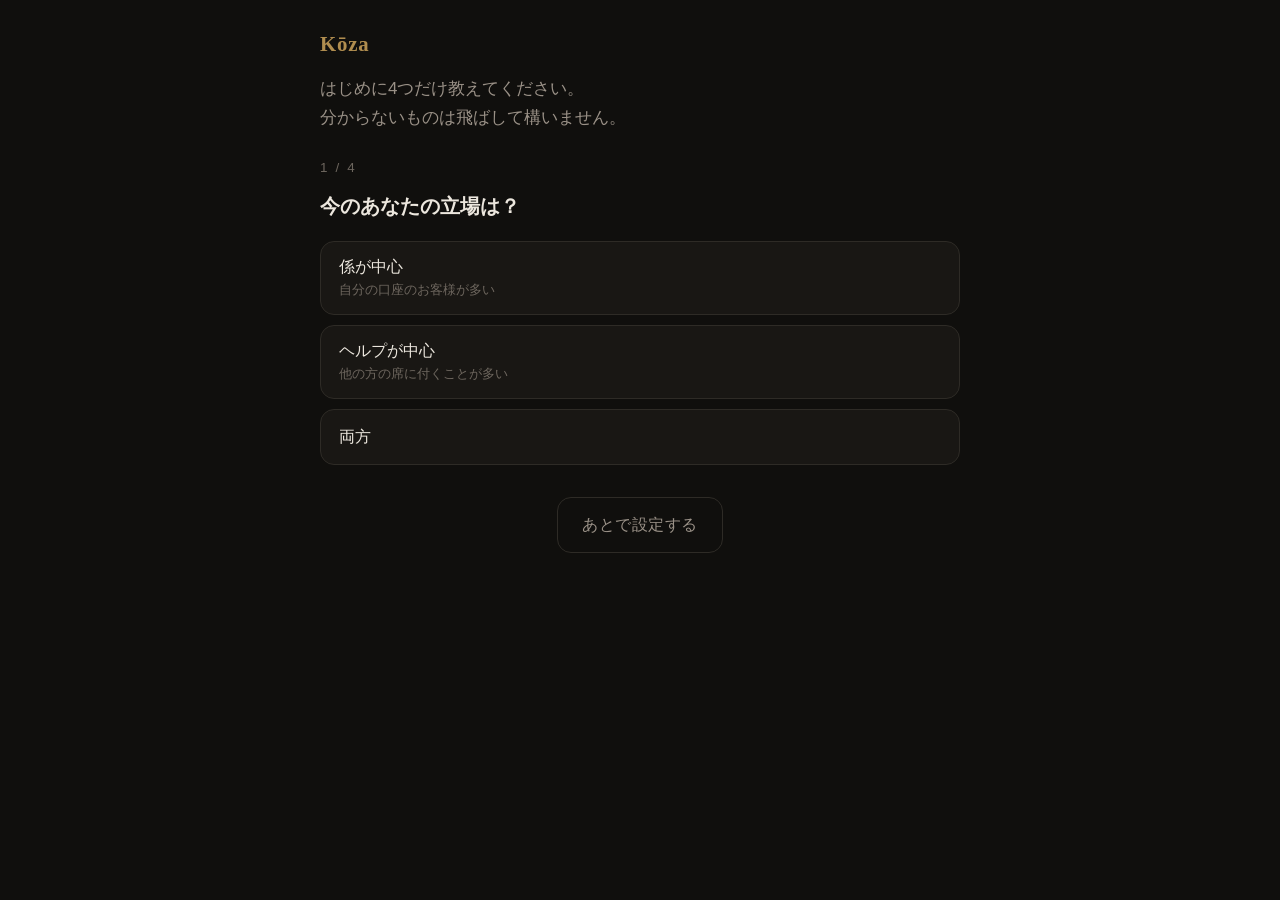
<file: index.html>
<!DOCTYPE html>
<html lang="ja">
<head>
<meta charset="utf-8">
<meta name="viewport" content="width=device-width, initial-scale=1, maximum-scale=1, user-scalable=no, viewport-fit=cover">
<meta name="theme-color" content="#100f0d">
<title>Kōza</title>
<link rel="manifest" href="manifest.json">
<link rel="apple-touch-icon" href="icons/icon-192.png">
<meta name="apple-mobile-web-app-capable" content="yes">
<meta name="apple-mobile-web-app-status-bar-style" content="black-translucent">
<meta name="apple-mobile-web-app-title" content="Kōza">
<meta name="mobile-web-app-capable" content="yes">
<link rel="stylesheet" href="css/app.css?v=90">
</head>
<body>

<!-- ========== 暗証番号 ========== -->
<section id="v-lock" class="view" hidden>
  <div class="lock-wrap">
    <h1 class="brand">Kōza</h1>
    <p class="lock-label" id="lock-label">暗証番号を入れてください</p>
    <div class="lock-dots" id="lock-dots"></div>
    <p class="lock-msg" id="lock-msg"></p>

    <div class="lock-pad" id="lock-pad">
      <button class="lock-key" data-k="1" type="button">1</button>
      <button class="lock-key" data-k="2" type="button">2</button>
      <button class="lock-key" data-k="3" type="button">3</button>
      <button class="lock-key" data-k="4" type="button">4</button>
      <button class="lock-key" data-k="5" type="button">5</button>
      <button class="lock-key" data-k="6" type="button">6</button>
      <button class="lock-key" data-k="7" type="button">7</button>
      <button class="lock-key" data-k="8" type="button">8</button>
      <button class="lock-key" data-k="9" type="button">9</button>
      <span></span>
      <button class="lock-key" data-k="0" type="button">0</button>
      <button class="lock-key wide" data-k="back" type="button">←</button>
    </div>

    <button class="ghost small" id="lock-cancel" hidden>やめる</button>
  </div>
</section>

<!-- ========== 初回セットアップ ========== -->
<section id="v-setup" class="view">
  <header class="vhead">
    <h1 class="brand">Kōza</h1>
    <p class="lede">はじめに4つだけ教えてください。<br>分からないものは飛ばして構いません。</p>
  </header>

  <div class="wizard">
    <div class="q" data-step="0">
      <p class="qnum">1 / 4</p>
      <h2>今のあなたの立場は？</h2>
      <div class="opts" data-field="my_role">
        <button class="opt" data-value="kakari">係が中心<small>自分の口座のお客様が多い</small></button>
        <button class="opt" data-value="help">ヘルプが中心<small>他の方の席に付くことが多い</small></button>
        <button class="opt" data-value="both">両方</button>
      </div>
    </div>

    <div class="q" data-step="1" hidden>
      <p class="qnum">2 / 4</p>
      <h2>指名の制度は？</h2>
      <div class="opts" data-field="shimei_system">
        <button class="opt" data-value="eikyu">永久指名制<small>一度ついたお客様は原則ずっと自分の口座</small></button>
        <button class="opt" data-value="jiyu">自由指名制<small>来店ごとに指名が変わりうる</small></button>
      </div>
    </div>

    <div class="q" data-step="2" hidden>
      <p class="qnum">3 / 4</p>
      <h2>ひと月に何日くらい出られますか？</h2>
      <div class="opts" data-field="workdays">
        <button class="opt" data-value="26">ほぼ毎日<small>店が開いている日は出る</small></button>
        <button class="opt" data-value="22">週5日くらい</button>
        <button class="opt" data-value="18">週4日くらい</button>
      </div>
    </div>

    <div class="q" data-step="3" hidden>
      <p class="qnum">4 / 4</p>
      <h2>月の目標は？</h2>
      <div class="opts" data-field="target_sales">
        <label class="f manlabel">
          <span>月の目標（万円）</span>
          <div class="manrow">
            <input type="number" id="setup-target-man" min="0" step="10" inputmode="numeric"
                   autocomplete="off">
            <span class="manunit">万円</span>
          </div>
          <span class="help">締め日から逆算して「今日どの日を埋めにいくか」を出すために使います。</span>
        </label>
        <div class="actions col">
          <button class="primary" id="setup-target-ok" type="button">これで始める</button>
          <button class="ghost" id="setup-target-later" type="button">あとで決める</button>
        </div>
      </div>
    </div>

    <div class="wizard-foot">
      <button class="ghost" id="setup-skip">あとで設定する</button>
    </div>
  </div>
</section>

<!-- ========== 今日 ========== -->
<section id="v-home" class="view" hidden>
  <header class="vhead home-head">
    <h1 class="brand">Kōza</h1>
    <p class="today" id="home-today"></p>
  </header>

  <div id="home-goal" class="goalbar"></div>

  <div id="home-install" class="banner" hidden></div>
  <div id="home-draft" class="banner-warn" hidden></div>
  <div id="home-tidy" class="banner" hidden></div>
  <div id="home-account" class="banner-warn" hidden></div>
  <div id="home-asking" class="banner-warn" hidden></div>

  <div id="home-review" class="banner" hidden></div>
  <div id="home-gift" class="banner" hidden></div>

  <section class="block" id="home-guests-block" hidden>
    <h2 class="sect">今日お会いする方</h2>
    <div id="home-guests" class="cards"></div>
  </section>

  <!-- お誘いして、お返事がまだの方。来ると決まってはいない -->
  <section class="block" id="home-maybe-block" hidden>
    <h2 class="sect">お越しになるかもしれない方</h2>
    <div id="home-maybe" class="cards"></div>
  </section>

  <section class="block">
    <div class="sect-row">
      <h2 class="sect">今日の段取り</h2>
      <button class="ghost small" id="plan-refresh">組み直す</button>
    </div>
    <div id="plan-body"></div>
  </section>

  <section class="block">
    <h2 class="sect">約束と、忘れてはいけない方</h2>
    <p class="help">果たしていないお約束・記念日・そろそろ空くボトル。<strong>金額とは別の理由で動く方々です。</strong></p>
    <div id="call-list" class="cards"></div>
    <button class="ghost small full" id="call-more" hidden></button>
  </section>

  <section class="block">
    <h2 class="sect">直近の来歴</h2>
    <div id="recent-list" class="cards"></div>
  </section>

  <p id="export-nag" class="nag" hidden></p>
</section>

<!-- ========== 枠（盤面と逆算） ========== -->
<section id="v-board" class="view" hidden>
  <header class="vhead">
    <h1>枠</h1>
    <p class="lede-sm">今日のお客様は今日つくるものではありません。埋まっていない日を、今日のうちに動かします。</p>
  </header>

  <div id="board-progress"></div>

  <!-- 日がまだ決まっていない予定。日付を持たないので、盤面の日には並べない -->
  <section class="block" id="board-sched-block" hidden>
    <h2 class="sect">日がまだ決まっていない方</h2>
    <p class="help">日が決まれば、その日の枠になります。</p>
    <div id="board-sched" class="cards"></div>
  </section>

  <section class="block">
    <div class="sect-row">
      <h2 class="sect">これから2週間</h2>
      <button class="ghost small" id="board-add">予定を入れる</button>
    </div>
    <div id="board-days" class="board"></div>
    <!-- 2週間より先に入った予定。ここに出さないと、盤面から消えたまま当日を迎える -->
    <div id="board-far" hidden></div>
  </section>

  <section class="block">
    <h2 class="sect">締めを埋める方</h2>
    <p class="help">お越しいただきたい日と、声をかける締切です。締切は「その方が誘われてからお越しになるまでの日数」から逆算しています。<strong>こちらは金額と締切の順です。</strong></p>
    <div id="board-candidates" class="cards"></div>
  </section>

  <section class="block" id="board-douhan" hidden></section>
  <section class="block" id="board-jonai" hidden></section>
</section>

<!-- ========== その日（枠の日付をタップ） ========== -->
<section id="v-day" class="view" hidden>
  <header class="vhead row">
    <button class="back" id="day-back" aria-label="戻る">←</button>
    <h1 id="day-title">日</h1>
  </header>
  <div id="day-body"></div>
</section>

<!-- ========== 予定を入れる ========== -->
<section id="v-appt" class="view" hidden>
  <header class="vhead row">
    <button class="back" id="appt-back" aria-label="戻る">←</button>
    <h1 id="appt-title">予定を入れる</h1>
  </header>

  <div class="form">
    <label class="f" id="appt-date-wrap">
      <span>日にち</span>
      <input type="date" id="appt-date">
    </label>

    <div class="f">
      <span>どなた</span>
      <select id="appt-customer"></select>
    </div>

    <div class="f">
      <span>種類</span>
      <div id="appt-kind"></div>
    </div>

    <div class="f">
      <span>確からしさ</span>
      <div id="appt-confidence"></div>
      <p class="help" id="appt-date-note"></p>
    </div>

    <!-- 時刻は確定のときだけ。横に並べていた頃は、時刻が消えると
         お会計の欄だけが倍に伸びて、別の画面のように見えていた -->
    <label class="f" id="appt-time-wrap">
      <span id="appt-time-label">ご来店の時刻</span>
      <select id="appt-time"></select>
    </label>

    <label class="f" id="appt-spend-wrap">
      <span>見込みのお会計（円）</span>
      <input type="text" id="appt-spend" inputmode="numeric">
    </label>

    <div class="f" id="appt-place-wrap">
      <span>お食事のお店</span>
      <input type="text" id="appt-place" list="douhan-places" placeholder="店名">
      <datalist id="douhan-places"></datalist>
      <span class="help">同じお店に続けてお連れしないよう、これまでの記録から候補が出ます。</span>

      <span class="sub-label">どちらが決めたお店ですか</span>
      <div id="appt-place-by"></div>
      <span class="help"><strong>お客様が選ばれたお店は、その方のお好みそのものです。</strong>
        溜まるほど、次の一軒を決めやすくなります。</span>
    </div>

    <label class="f">
      <span>覚え書き</span>
      <input type="text" id="appt-note">
    </label>
  </div>

  <div class="actions">
    <button class="primary" id="appt-save">入れる</button>
    <button class="ghost" id="appt-cancel">やめる</button>
  </div>
  <div class="actions">
    <button class="danger" id="appt-delete" hidden>この予定を消す</button>
  </div>
</section>

<!-- ========== お誘い ========== -->
<section id="v-invite" class="view" hidden>
  <header class="vhead row">
    <button class="back" id="invite-back" aria-label="戻る">←</button>
    <h1 id="invite-title">お誘い</h1>
  </header>
  <div id="invite-body"></div>
</section>

<!-- ========== お客様一覧 ========== -->
<section id="v-people" class="view" hidden>
  <header class="vhead">
    <h1>お客様</h1>
  </header>

  <div class="search-row">
    <input type="search" id="people-search" placeholder="お名前・会社・趣味で探す">
  </div>

  <div class="filter-row" id="people-sort"></div>

  <div id="people-list" class="cards"></div>

  <div class="actions col">
    <button class="primary" id="btn-scan-card">名刺を撮って登録</button>
    <button class="ghost" id="btn-new-person">手で登録する</button>
    <button class="ghost" id="btn-study">覚えておくこと</button>
    <p class="help">お客様のご趣味について、席で一歩踏み込んで伺うために知っておくことをまとめます。</p>
  </div>
</section>

<!-- ========== 顧客カード ========== -->
<section id="v-person" class="view" hidden>
  <header class="vhead row">
    <button class="back" id="person-back" aria-label="戻る">←</button>
    <h1 id="person-title">お客様</h1>
  </header>

  <div id="person-head" class="person-head"></div>
  <div id="person-contact" class="contact-row" hidden></div>

  <div class="tabs" id="person-tabs">
    <button class="tab is-on" data-tab="brief">準備</button>
    <button class="tab" data-tab="profile">プロフィール</button>
    <button class="tab" data-tab="history">来歴</button>
    <button class="tab" data-tab="touch">接点</button>
  </div>

  <div id="person-body"></div>
</section>

<!-- ========== 今夜の分（1画面・卓ごとに1行） ========== -->
<section id="v-night" class="view" hidden>
  <!-- スクロールしても付いてくる。10卓目を入れているときに「残す」を探して
       上まで戻らせない。親指は画面の下にあるが、目は上にある。 -->
  <header class="vhead nhead">
    <div class="nhead-r">
      <button class="back" id="night-back" aria-label="戻る">←</button>
      <div class="nhead-t">
        <h1>今夜の分</h1>
        <p class="today" id="night-date"></p>
      </div>
    </div>
    <div class="nhead-act">
      <button class="ghost" id="night-add-top" type="button">＋ 卓を足す</button>
      <button class="primary" id="night-save-top" type="button" disabled>残す</button>
    </div>
  </header>

  <p class="lede-sm">卓ごとに1行。<strong>話し言葉のままで構いません。整理は明日で構いません。</strong></p>

  <datalist id="night-names"></datalist>
  <div id="night-voice" class="banner" hidden></div>
  <div id="night-old" class="banner-warn" hidden></div>
  <div id="night-rows" class="nrows"></div>

  <button class="ghost full" id="night-add" type="button">＋ 卓を足す</button>

  <div class="actions col">
    <button class="primary" id="night-save" type="button" disabled>残す</button>
    <p class="help" id="night-count"></p>
    <button class="ghost small" id="night-clear" type="button">入力中の内容を捨てる</button>
  </div>
</section>

<!-- ========== 整理（一覧で見て、まとめて取り込む） ========== -->
<section id="v-tidy" class="view" hidden>
  <header class="vhead row">
    <button class="back" id="tidy-back" aria-label="戻る">←</button>
    <h1>整理</h1>
  </header>
  <p class="lede-sm">AIが組み立てた中身です。<strong>おかしいものだけ直して、あとはまとめて取り込めます。</strong></p>
  <p class="help" id="tidy-progress" hidden></p>
  <div id="tidy-body"></div>
</section>

<!-- ========== 記録（1卓ずつ・整理用） ========== -->
<section id="v-record" class="view" hidden>
  <header class="vhead row">
    <button class="back" id="record-back" aria-label="戻る">←</button>
    <h1>今日のこと</h1>
  </header>

  <p class="lede-sm">思い出せる順で構いません。誰と、何を話したか、いくらだったか。</p>

  <textarea id="memo" rows="9" placeholder="例）今日、田中さんが部長の佐藤さんと2人で。娘さんの受験の話。芋の水割り3杯とボトル1本。8万くらい。来月頭にまた来るって。"></textarea>

  <div class="mic-row">
    <button id="btn-mic" class="mic" type="button" hidden>マイクで話す</button>
    <span class="mic-note">キーボードのマイクからでも入れられます</span>
  </div>

  <div class="actions">
    <button id="btn-structure" class="primary">整理する</button>
  </div>
</section>

<!-- ========== 記録の確認 ========== -->
<section id="v-confirm" class="view" hidden>
  <header class="vhead row">
    <button class="back" id="confirm-back" aria-label="戻る">←</button>
    <h1 id="confirm-title">この内容で残します</h1>
  </header>

  <p class="confirm-note" id="confirm-note"></p>

  <div class="form">
    <label class="f">
      <span>来店日</span>
      <input type="date" id="f-date">
    </label>

    <div class="f">
      <span>ご一緒された方</span>
      <div id="f-attendees" class="attendees"></div>
      <button class="ghost small" id="f-add-attendee">＋ 人を足す</button>
    </div>

    <div class="f">
      <span>自分の立場</span>
      <div id="f-myrole"></div>
    </div>

    <div class="f inline">
      <label class="chk"><input type="checkbox" id="f-douhan"><span>同伴</span></label>
      <label class="chk"><input type="checkbox" id="f-kirikaeshi"><span>切り返し</span></label>
      <label class="chk"><input type="checkbox" id="f-nominaoshi"><span>飲み直し</span></label>
    </div>

    <div class="grid2">
      <label class="f">
        <span>セット数</span>
        <input type="number" id="f-sets" min="0" step="1" inputmode="numeric">
      </label>
      <label class="f">
        <span>お会計（概算・円）</span>
        <input type="text" id="f-spend" inputmode="numeric">
      </label>
    </div>

    <label class="f">
      <span>入れていただいたボトル</span>
      <input type="text" id="f-bottle" placeholder="響17年 など">
    </label>

    <div class="f" id="f-place-wrap" hidden>
      <span>お食事のお店</span>
      <input type="text" id="f-place" placeholder="天喜、かねさか など">
      <span class="sub-label">どちらが決めたお店ですか</span>
      <div id="f-place-by"></div>
      <span class="help"><strong>お客様が選ばれたお店は、その方のお好みそのものです。</strong>
        溜まるほど、次にどういうお店へお誘いするかが読めるようになります。</span>
    </div>

    <label class="f">
      <span>話したこと・覚え書き</span>
      <textarea id="f-topicdetail" rows="3"></textarea>
    </label>

    <label class="f">
      <span>召し上がったもの</span>
      <input type="text" id="f-drinks" placeholder="芋焼酎 水割り ×3">
    </label>

    <div class="f">
      <span>次に声をかけるきっかけ</span>
      <ul id="f-hooks" class="hooks"></ul>
    </div>

    <label class="f">
      <span>次にお越しになりそうな頃</span>
      <input type="text" id="f-next" placeholder="2026-09上旬">
    </label>

    <div class="f" id="f-appt-wrap" hidden>
      <span>次のご来店の予定</span>
      <p class="help">お話に出た次のご来店です。チェックを入れたものを枠に立てます。</p>
      <div id="f-appt" class="enrich"></div>
    </div>

    <div class="f" id="f-enrich-wrap" hidden>
      <span>プロフィールに書き足す</span>
      <p class="help">今回の話から分かったことです。チェックを入れたものだけ残します。</p>
      <div id="f-enrich" class="enrich"></div>
    </div>

    <details class="raw">
      <summary>元の言葉を見る（自分だけ）</summary>
      <p id="f-raw"></p>
    </details>
  </div>

  <div class="actions">
    <button id="btn-commit" class="primary">残す</button>
    <button id="btn-discard" class="ghost">やめる</button>
  </div>

  <div class="actions">
    <button id="btn-delete-visit" class="danger" hidden>この来歴を削除する</button>
  </div>
</section>

<!-- ========== 名刺 ========== -->
<section id="v-scan" class="view" hidden>
  <header class="vhead row">
    <button class="back" id="scan-back" aria-label="戻る">←</button>
    <h1>名刺の登録</h1>
  </header>

  <div id="scan-stage">
    <p class="lede-sm">名刺を明るいところで、まっすぐ撮ってください。</p>
    <label class="drop" id="scan-drop">
      <span class="drop-icon" aria-hidden="true"></span>
      <span class="drop-label">名刺を撮る / 選ぶ</span>
      <input type="file" id="scan-file" accept="image/*" capture="environment" hidden>
    </label>
    <p class="help">画像はこの端末の中だけに残ります。読み取りのときだけAIに送られ、送った画像は保存されません。</p>
  </div>

  <div id="scan-preview" hidden>
    <img id="scan-img" alt="撮影した名刺">
    <div class="actions">
      <button class="primary" id="scan-read">読み取る</button>
      <button class="ghost" id="scan-retake">撮り直す</button>
    </div>
  </div>

  <div id="scan-form" class="form" hidden></div>
  <div class="actions" id="scan-actions" hidden>
    <button class="primary" id="scan-save">この内容で登録する</button>
    <button class="ghost" id="scan-cancel">やめる</button>
  </div>
</section>

<!-- ========== 締めの振り返り ========== -->
<section id="v-review" class="view" hidden>
  <header class="vhead row">
    <button class="back" id="review-back" aria-label="戻る">←</button>
    <h1 id="review-title">答え合わせ</h1>
  </header>
  <div id="review-body"></div>
</section>

<!-- ========== 贈答 ========== -->
<section id="v-gifts" class="view" hidden>
  <header class="vhead">
    <h1>記念日と贈答</h1>
  </header>
  <div id="gift-body"></div>
</section>

<!-- ========== 会う前の準備 ========== -->
<section id="v-brief" class="view" hidden>
  <header class="vhead row">
    <button class="back" id="brief-back" aria-label="戻る">←</button>
    <h1 id="brief-title">会う前に</h1>
  </header>
  <div id="brief-body"></div>
</section>

<!-- ========== 覚えておくこと（分野の手引き） ========== -->
<section id="v-study" class="view" hidden>
  <header class="vhead row">
    <button class="back" id="study-back" aria-label="戻る">←</button>
    <h1 id="study-title">覚えておくこと</h1>
  </header>
  <div id="study-body"></div>
</section>

<!-- ========== 設定 ========== -->
<section id="v-settings" class="view" hidden>
  <header class="vhead"><h1>設定</h1></header>

  <div class="form">
    <h2 class="sect">目標</h2>
    <p class="help">ここを入れると、締め日から逆算して「今日どの日を埋めにいくか」が出ます。空のままでも記録はできます。</p>

    <div class="grid2">
      <label class="f">
        <span>月の目標（円）</span>
        <input type="text" id="s-target-sales" inputmode="numeric">
      </label>
      <label class="f">
        <span>締め日（0＝月末）</span>
        <input type="number" id="s-closing-day" min="0" max="28" inputmode="numeric">
      </label>
    </div>

    <label class="f">
      <span>月の同伴の目標（回数・0＝なし）</span>
      <input type="number" id="s-target-douhan" min="0" inputmode="numeric">
    </label>

    <h2 class="sect">お店の休み</h2>

    <div class="f">
      <span>営業する曜日</span>
      <div id="s-open-days" class="daypick"></div>
    </div>

    <div class="f inline">
      <label class="chk"><input type="checkbox" id="s-closed-holidays"><span>祝日は休み</span></label>
      <label class="chk"><input type="checkbox" id="s-closed-newyear"><span>年末年始は休み</span></label>
      <label class="chk"><input type="checkbox" id="s-closed-obon"><span>お盆は休み</span></label>
    </div>

    <div class="grid2">
      <label class="f">
        <span>年末年始（から）</span>
        <input type="text" id="s-newyear-from" placeholder="12-29">
      </label>
      <label class="f">
        <span>年末年始（まで）</span>
        <input type="text" id="s-newyear-to" placeholder="01-03">
      </label>
    </div>

    <div class="grid2">
      <label class="f">
        <span>お盆（から）</span>
        <input type="text" id="s-obon-from" placeholder="08-13">
      </label>
      <label class="f">
        <span>お盆（まで）</span>
        <input type="text" id="s-obon-to" placeholder="08-16">
      </label>
    </div>

    <h2 class="sect">お店のこと</h2>

    <label class="f">
      <span>お店のある場所</span>
      <input type="text" id="s-area" placeholder="お店のある町名">
    </label>

    <label class="f">
      <span>お食事に使える範囲</span>
      <input type="text" id="s-meal-area" placeholder="例）お店から歩ける範囲の町名">
      <span class="help">お食事のあと、<strong>ご一緒にお店へ向かえる範囲</strong>だけを書いてください。
        どれだけ評判のよいお店でも、そこから戻れないならお誘いになりません。ここを埋めると、AIがその範囲でだけお店を探します。</span>
    </label>

    <label class="f">
      <span>自分の立場</span>
      <select id="s-myrole">
        <option value="kakari">係が中心</option>
        <option value="help">ヘルプが中心</option>
        <option value="both">両方</option>
      </select>
    </label>

    <label class="f">
      <span>指名制度</span>
      <select id="s-shimei">
        <option value="eikyu">永久指名制</option>
        <option value="jiyu">自由指名制</option>
      </select>
    </label>

    <div class="grid2">
      <label class="f">
        <span>開店</span>
        <input type="time" id="s-open-from" step="600">
      </label>
      <label class="f">
        <span>閉店</span>
        <input type="time" id="s-open-to" step="600">
      </label>
    </div>

    <label class="f">
      <span>同伴の月間ノルマ（回数・0＝なし）</span>
      <input type="number" id="s-douhan-quota" min="0" inputmode="numeric">
    </label>

    <div class="grid2">
    </div>

    <h2 class="sect">お客様への配慮</h2>
    <p class="help">お誘いを出しすぎないための歯止めです。ここに引っかかった方は候補から外れ、「今は間を置く方」に理由つきで出ます。</p>

    <div class="grid2">
      <label class="f">
        <span>ご連絡の間隔（日）</span>
        <input type="number" id="s-cooldown-contact" min="0" max="30" inputmode="numeric">
      </label>
      <label class="f">
        <span>お返事を待つ日数</span>
        <input type="number" id="s-cooldown-invite" min="0" max="60" inputmode="numeric">
      </label>
    </div>

    <div class="grid2">
      <label class="f">
        <span>送らない時間（から）</span>
        <input type="number" id="s-quiet-from" min="0" max="23" inputmode="numeric">
      </label>
      <label class="f">
        <span>送らない時間（まで）</span>
        <input type="number" id="s-quiet-to" min="0" max="23" inputmode="numeric">
      </label>
    </div>

    <div class="grid2">
      <label class="f">
        <span>お声がけから来店まで（日）</span>
        <input type="number" id="s-lead-visit" min="1" max="30" inputmode="numeric">
      </label>
      <label class="f">
        <span>同伴の場合（日）</span>
        <input type="number" id="s-lead-douhan" min="1" max="30" inputmode="numeric">
      </label>
    </div>
    <p class="help">この2つは、記録がまだ少ない方に使う目安です。記録が2件たまると、その方の実績で置き換わります。</p>

    <label class="f">
      <span>同じ方への連絡は、ひと月に何通まで</span>
      <input type="number" id="s-max-contacts" min="0" max="20" inputmode="numeric">
    </label>

    <h2 class="sect">このアプリについて</h2>
    <div class="actions col">
      <a class="ghost linkbtn" href="about.html?v=90">できること・できないこと</a>
      <a class="ghost linkbtn" href="terms.html?v=90">ご利用条件</a>
    </div>
    <p class="help">何のためのアプリか、AIが何を提案するのかをまとめています。</p>

    <h2 class="sect">AI接続</h2>
    <p class="help">入れておくと、話した言葉の整理と、会う前の準備をAIが手伝います。空でも記録は残せます。</p>

    <div class="ai-disclosure">
      <h3>AIについて</h3>
      <p>このアプリの<strong>整理・会う前の準備・今日の段取り・お送りする文</strong>は、
        Anthropic社のAI（Claude）が作成しています。</p>
      <p><strong>AIは事実を取り違えることがあります。</strong>
        日付・お名前・金額・お約束など、出てきた内容をそのままお使いにならず、
        お送りになる前に必ずご確認ください。</p>
      <p>AIに送るのは、その処理に必要な分だけです。送った内容が保存されたり、
        AIの学習に使われたりすることはありません。</p>
    </div>

    <!-- つながったあとは伏せる。合言葉が読めれば、そのまま持ち出せてしまう -->
    <div id="api-locked" hidden>
      <div class="f">
        <span>接続</span>
        <p class="masked" id="api-masked"></p>
        <span class="help">合言葉は伏せてあります。<strong>ほかの端末で使い回されないよう、画面には出しません。</strong></span>
      </div>
      <div class="actions">
        <button id="btn-api-edit" class="ghost small" type="button">つなぎ直す</button>
        <button id="btn-test-api-2" class="ghost small" type="button">つながるか試す</button>
        <span id="api-test-result-2" class="test-result"></span>
      </div>
    </div>

    <div id="api-open">
      <label class="f">
        <span>GAS ウェブアプリ URL</span>
        <input type="url" id="s-gas-url" placeholder="https://script.google.com/macros/s/.../exec">
      </label>
      <label class="f">
        <span>合言葉</span>
        <input type="password" id="s-gas-token" autocomplete="off" spellcheck="false">
        <span class="help">入れ終えて保存すると、次からは伏せて表示します。</span>
      </label>

      <div class="actions">
        <button id="btn-test-api" class="ghost">つながるか試す</button>
        <span id="api-test-result" class="test-result"></span>
      </div>
    </div>

    <div class="actions col">
      <button id="btn-setup-link" class="ghost">設定を渡すリンクを作る</button>
      <textarea id="setup-link" rows="3" readonly hidden></textarea>
    </div>

    <details class="raw">
      <summary>使っている量（確認用）</summary>
      <p class="help">件数だけです。お客様のお名前や会話の中身は出ません。</p>
      <div id="usage" class="usage"></div>
    </details>

    <h2 class="sect">暗証番号</h2>
    <p class="help">お客様のお名前とご連絡先が入っています。<strong>人に見られると迷惑がかかるのはお客様のほうです。</strong>開くときに4桁の番号を求めます。</p>
    <p class="help">これは覗き見を止めるためのものです。端末そのもののロックと、両方をお使いください。</p>

    <div class="actions col">
      <button id="btn-lock-set" class="ghost">暗証番号を決める</button>
      <label class="f">
        <span>離れてから閉じるまで（分）</span>
        <input type="number" id="s-lock-after" min="0" max="120" inputmode="numeric">
      </label>
    </div>

    <h2 class="sect">全画面で使う</h2>
    <div id="s-install"></div>

    <h2 class="sect">データの持ち出し</h2>
    <p class="help">記録はこの端末の中だけにあります。<strong>機種変更やデータ削除で消えます。</strong>月に一度は書き出してください。</p>
    <p class="help" id="last-export"></p>

    <div class="actions col">
      <button id="btn-export" class="primary">書き出す</button>
      <button id="btn-export-img" class="ghost">名刺画像も含めて書き出す</button>
      <label class="ghost filebtn">
        読み込む
        <input type="file" id="file-import" accept="application/json,.json" hidden>
      </label>
    </div>

    <div class="actions">
      <button id="btn-save-settings" class="primary">設定を保存</button>
    </div>

    <!-- 本番でお渡しする前に、この details ごと削除する（DEPLOY.md 8節） -->
    <details class="raw" id="seed-block">
      <summary>お試しのデータ（確認用）</summary>
      <p class="help">画面の見え方を確かめるための、架空のお客様50名です。実在の方ではありません。</p>
      <p class="help"><strong>本番でお使いになる前に、必ず「全部消す」を押してください。</strong>お試しのデータと本物の記録が混ざると、見分けがつかなくなります。</p>
      <div class="actions col">
        <button id="btn-seed" class="ghost" type="button">お試しのデータを入れる（50名）</button>
        <button id="btn-wipe" class="danger" type="button">全部消す</button>
      </div>
      <p class="help" id="seed-result"></p>
    </details>
  </div>
</section>

<!-- ========== ナビ ========== -->
<nav id="nav" class="nav" hidden>
  <button data-go="home" class="navbtn is-on">今日</button>
  <button data-go="board" class="navbtn">枠</button>
  <button data-go="people" class="navbtn">お客様</button>
  <button data-go="gifts" class="navbtn">記念日</button>
  <button data-go="settings" class="navbtn">設定</button>
</nav>

<button id="fab" class="fab" hidden aria-label="今日のことを記録する">
  <span class="fab-icon" aria-hidden="true"></span>
</button>

<div id="busy" class="busy" hidden>
  <div id="busy-spin" class="spinner" aria-hidden="true"></div>
  <p id="busy-msg">整理しています…</p>
  <div id="busy-gauge" class="busy-gauge" hidden>
    <div class="busy-bar"><div id="busy-fill"></div></div>
    <div class="busy-foot">
      <span id="busy-pct">0%</span>
      <span id="busy-left"></span>
    </div>
  </div>
</div>

<div id="toast" class="toast" hidden></div>

<script src="js/db.js?v=90"></script>
<script src="js/store.js?v=90"></script>
<script src="js/holiday.js?v=90"></script>
<script src="js/insight.js?v=90"></script>
<script src="js/plan.js?v=90"></script>
<script src="js/api.js?v=90"></script>
<script src="js/ui.js?v=90"></script>
<script src="js/lock.js?v=90"></script>
<script src="js/night.js?v=90"></script>
<script src="js/record.js?v=90"></script>
<script src="js/tidy.js?v=90"></script>
<script src="js/scan.js?v=90"></script>
<script src="js/people.js?v=90"></script>
<script src="js/brief.js?v=90"></script>
<script src="js/gifts.js?v=90"></script>
<script src="js/board.js?v=90"></script>
<script src="js/review.js?v=90"></script>
<script src="js/invite.js?v=90"></script>
<script src="js/study.js?v=90"></script>
<script src="js/home.js?v=90"></script>
<script src="js/seed.js?v=90"></script>
<script src="js/install.js?v=90"></script>
<script src="js/settings.js?v=90"></script>
<script src="js/app.js?v=90"></script>
</body>
</html>
</file>
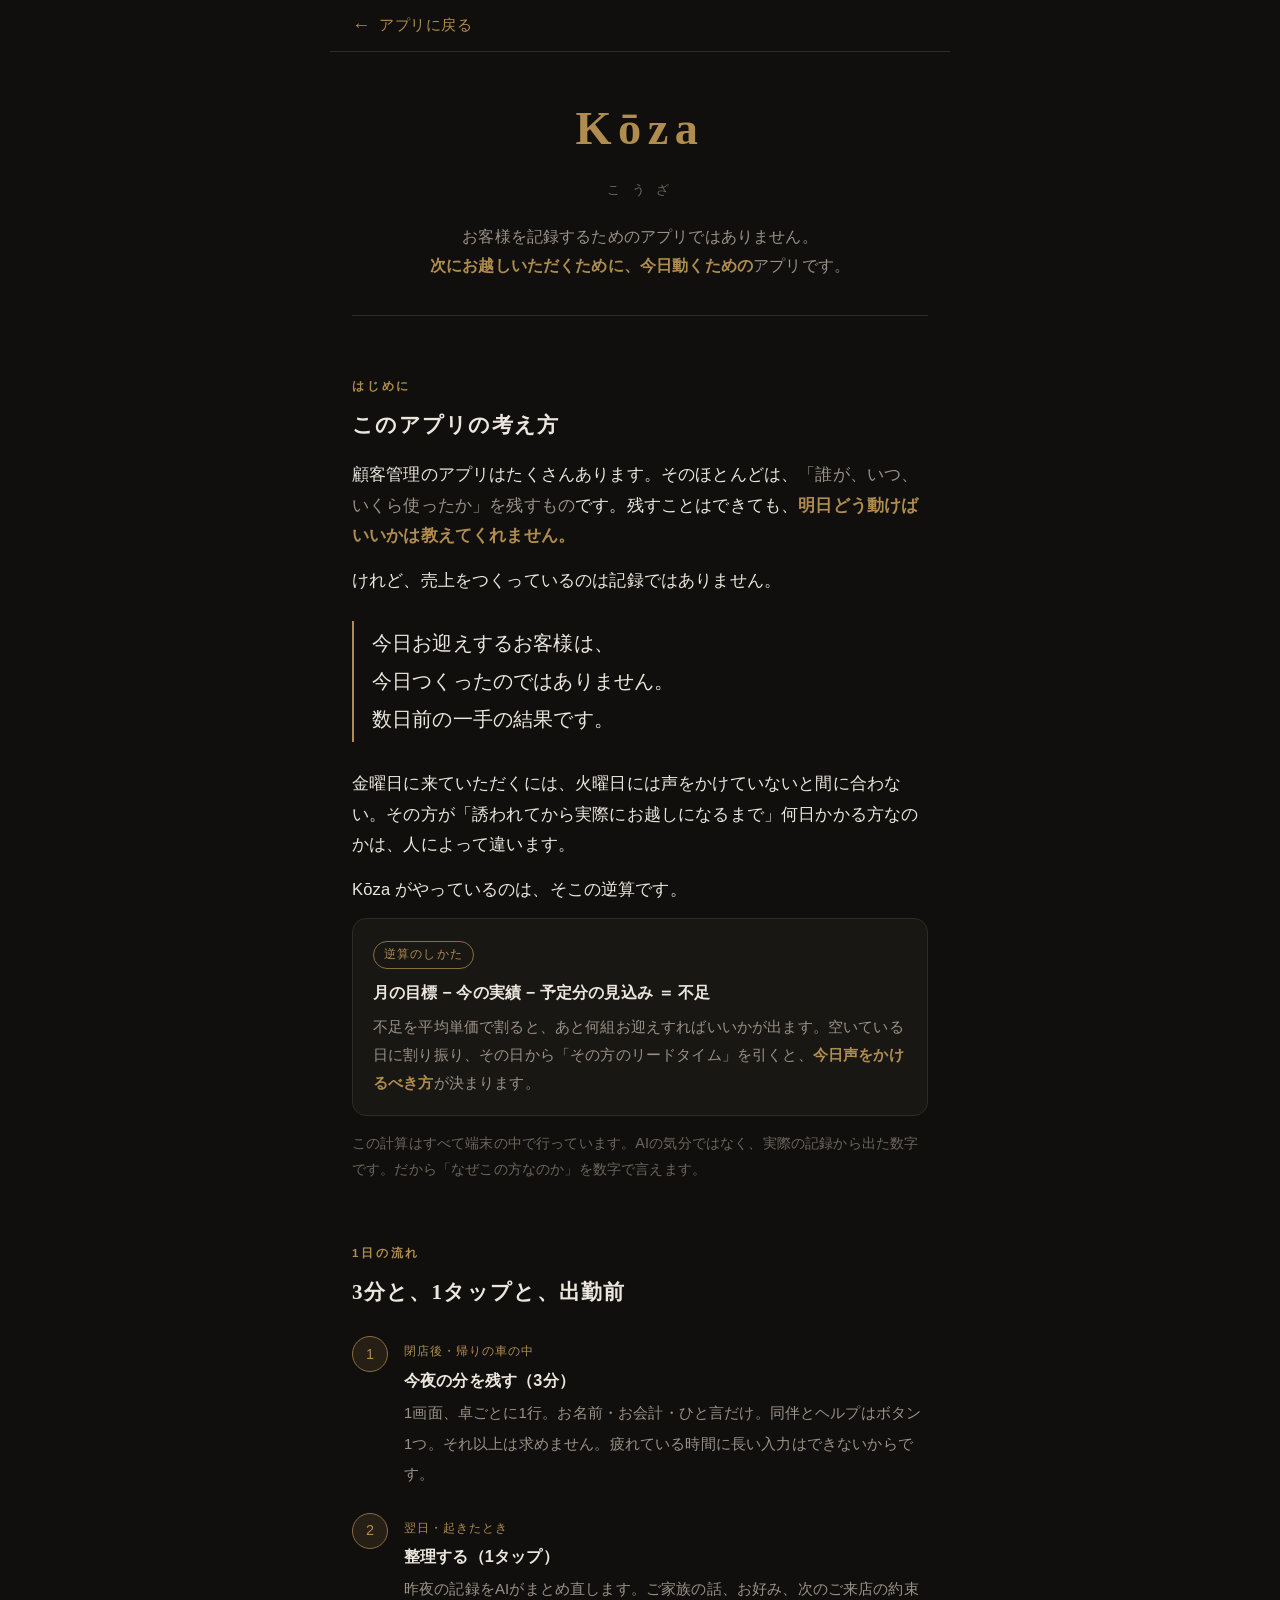
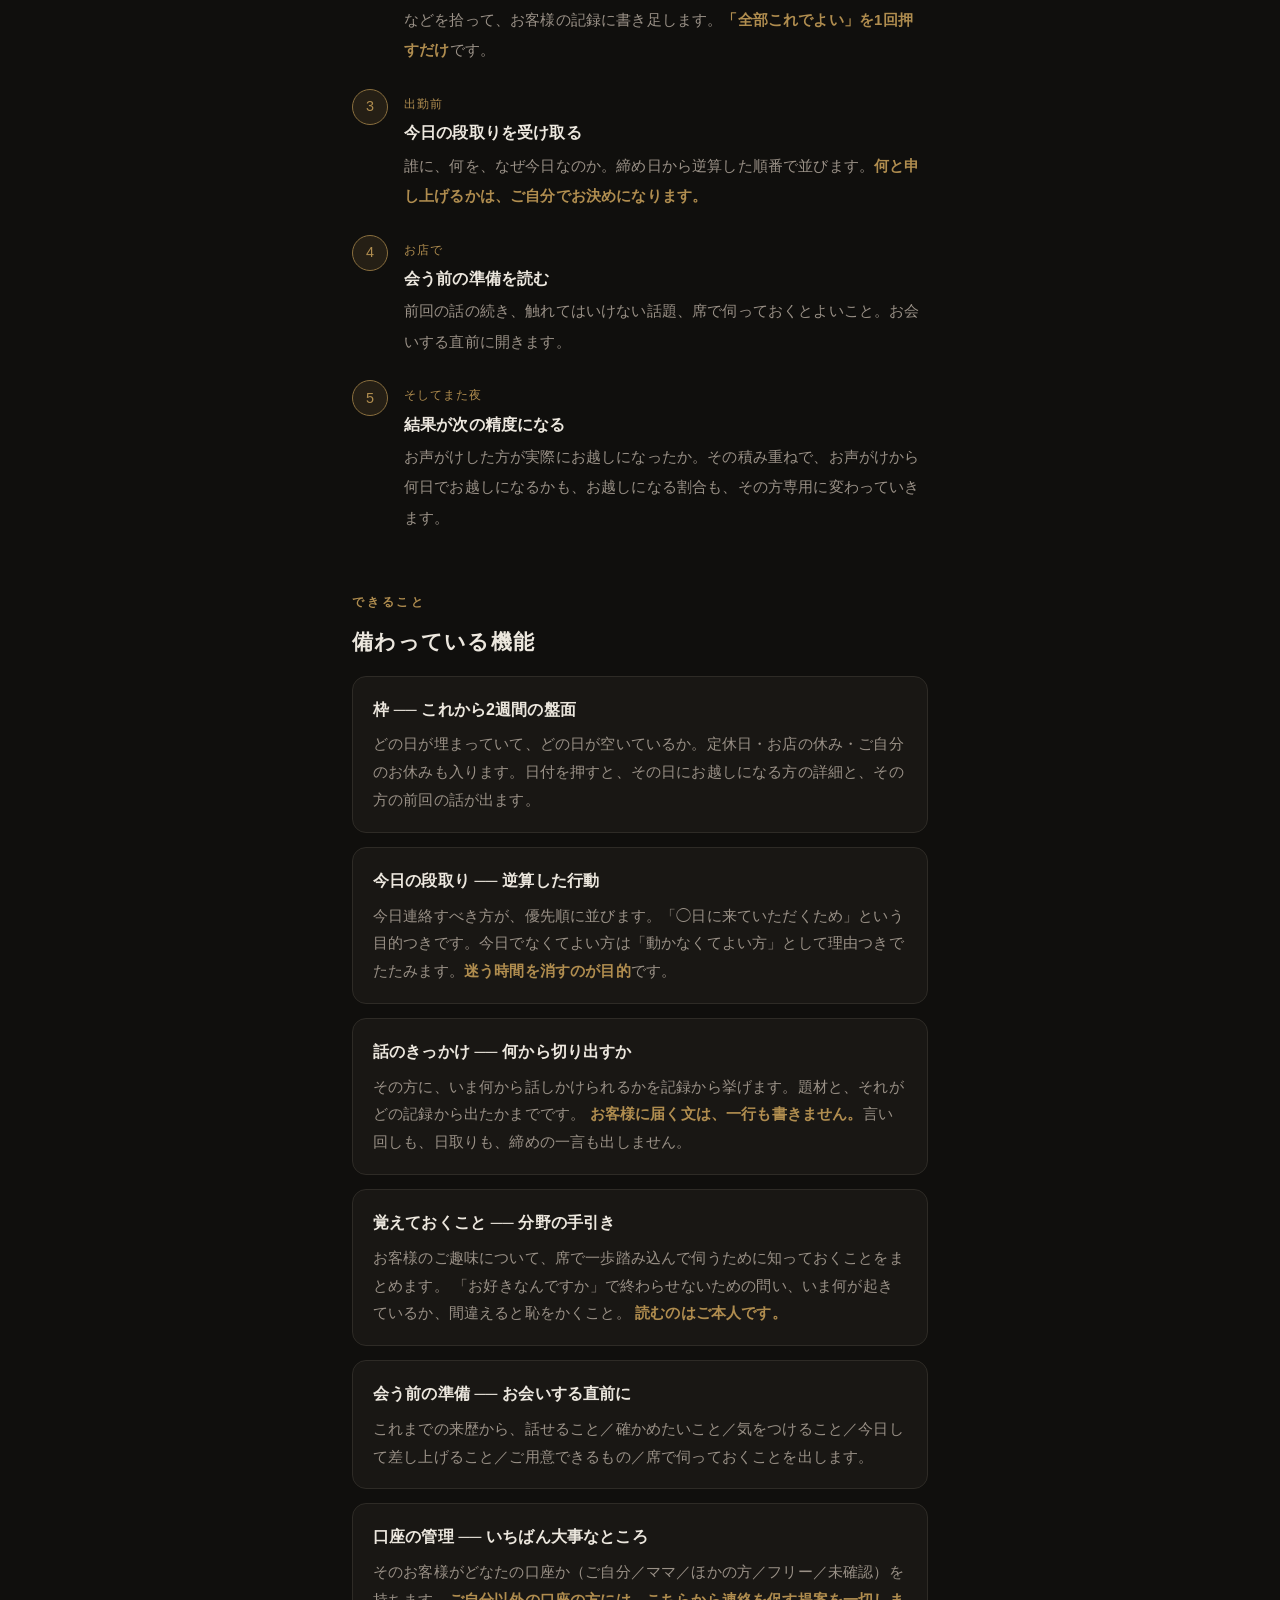
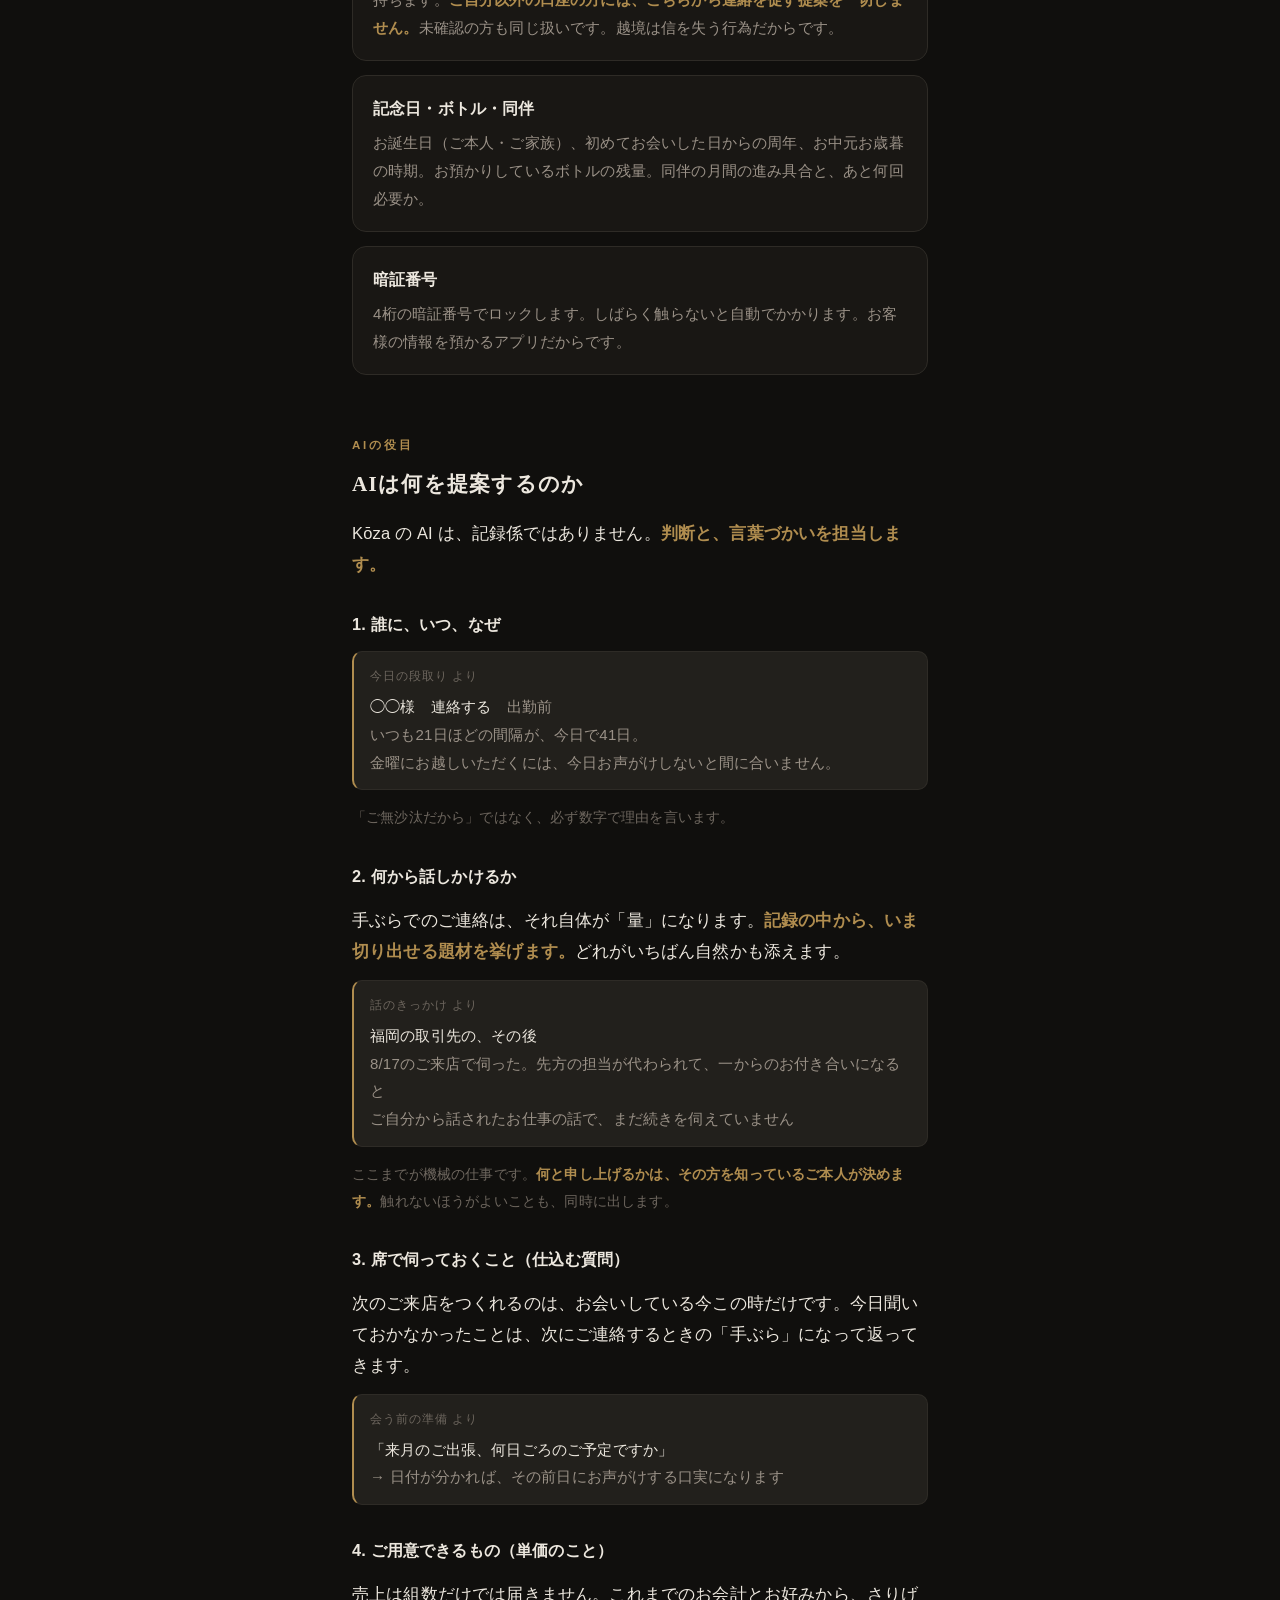
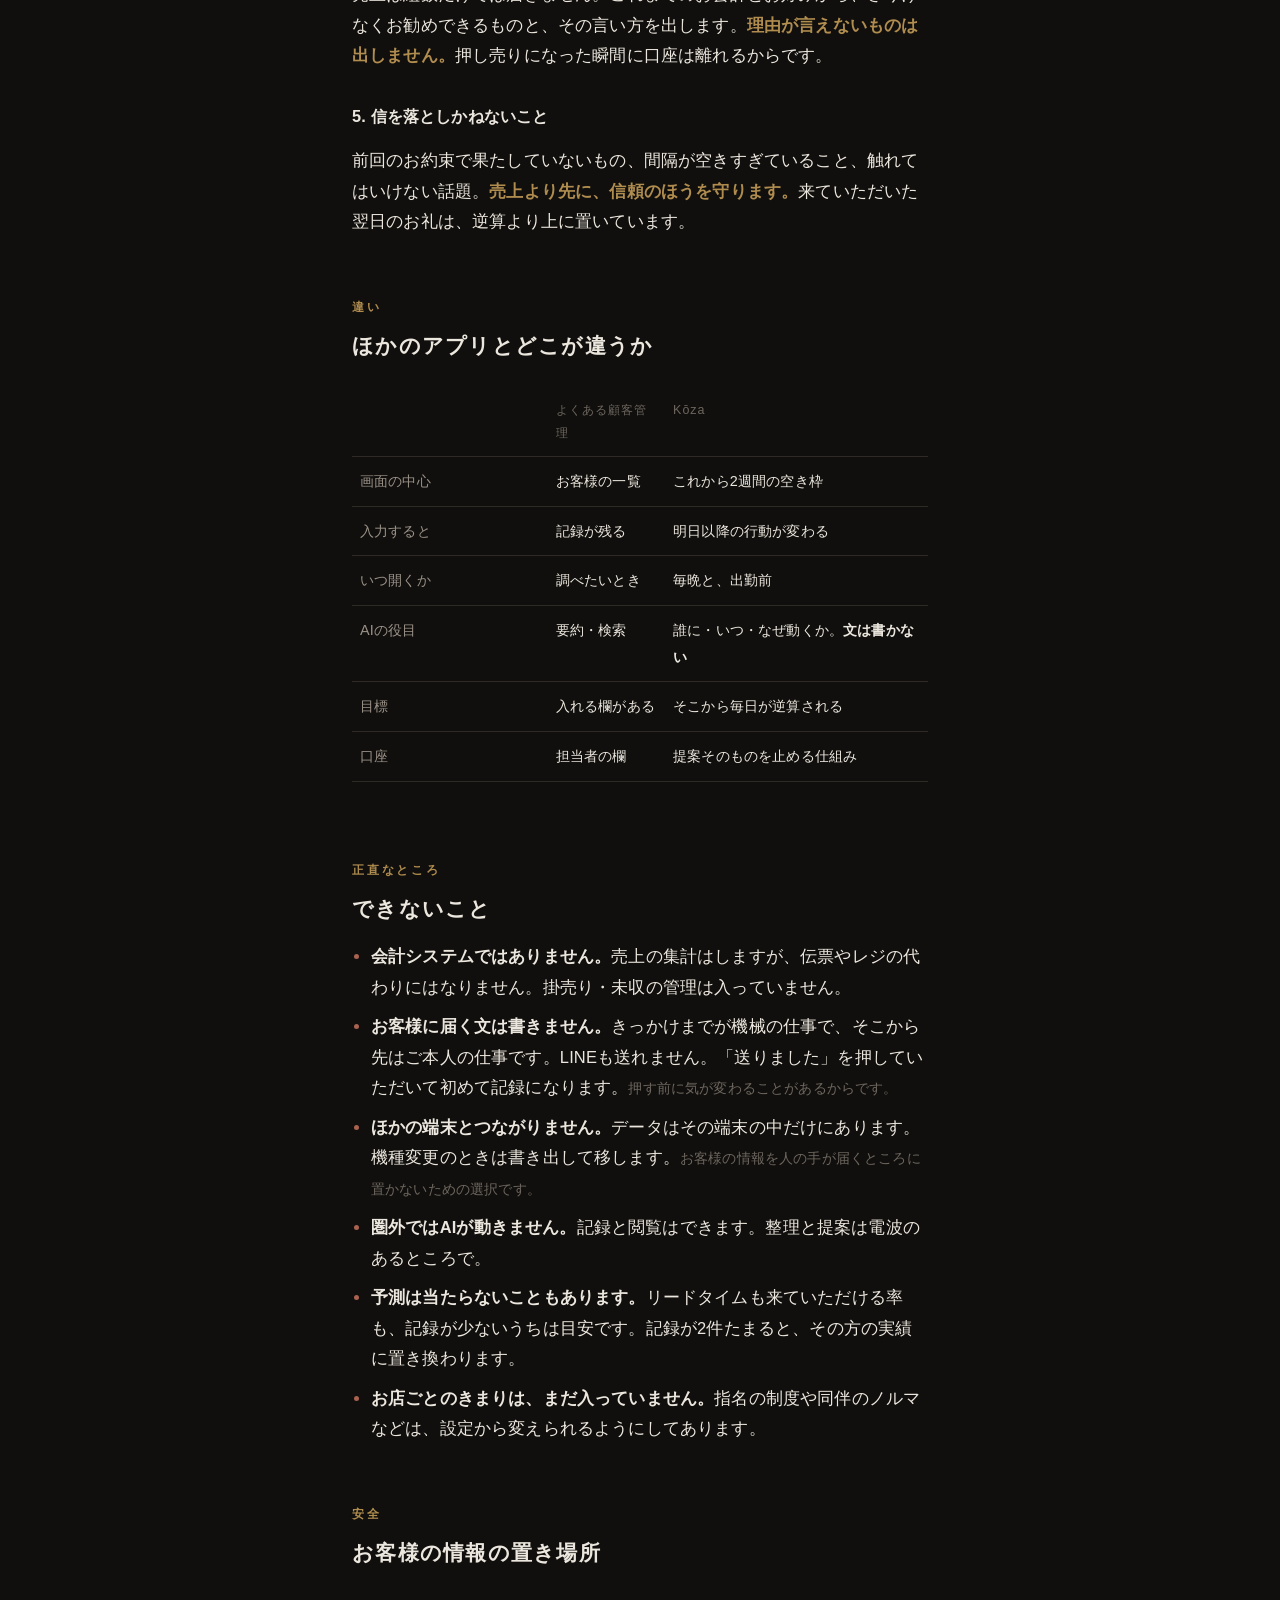
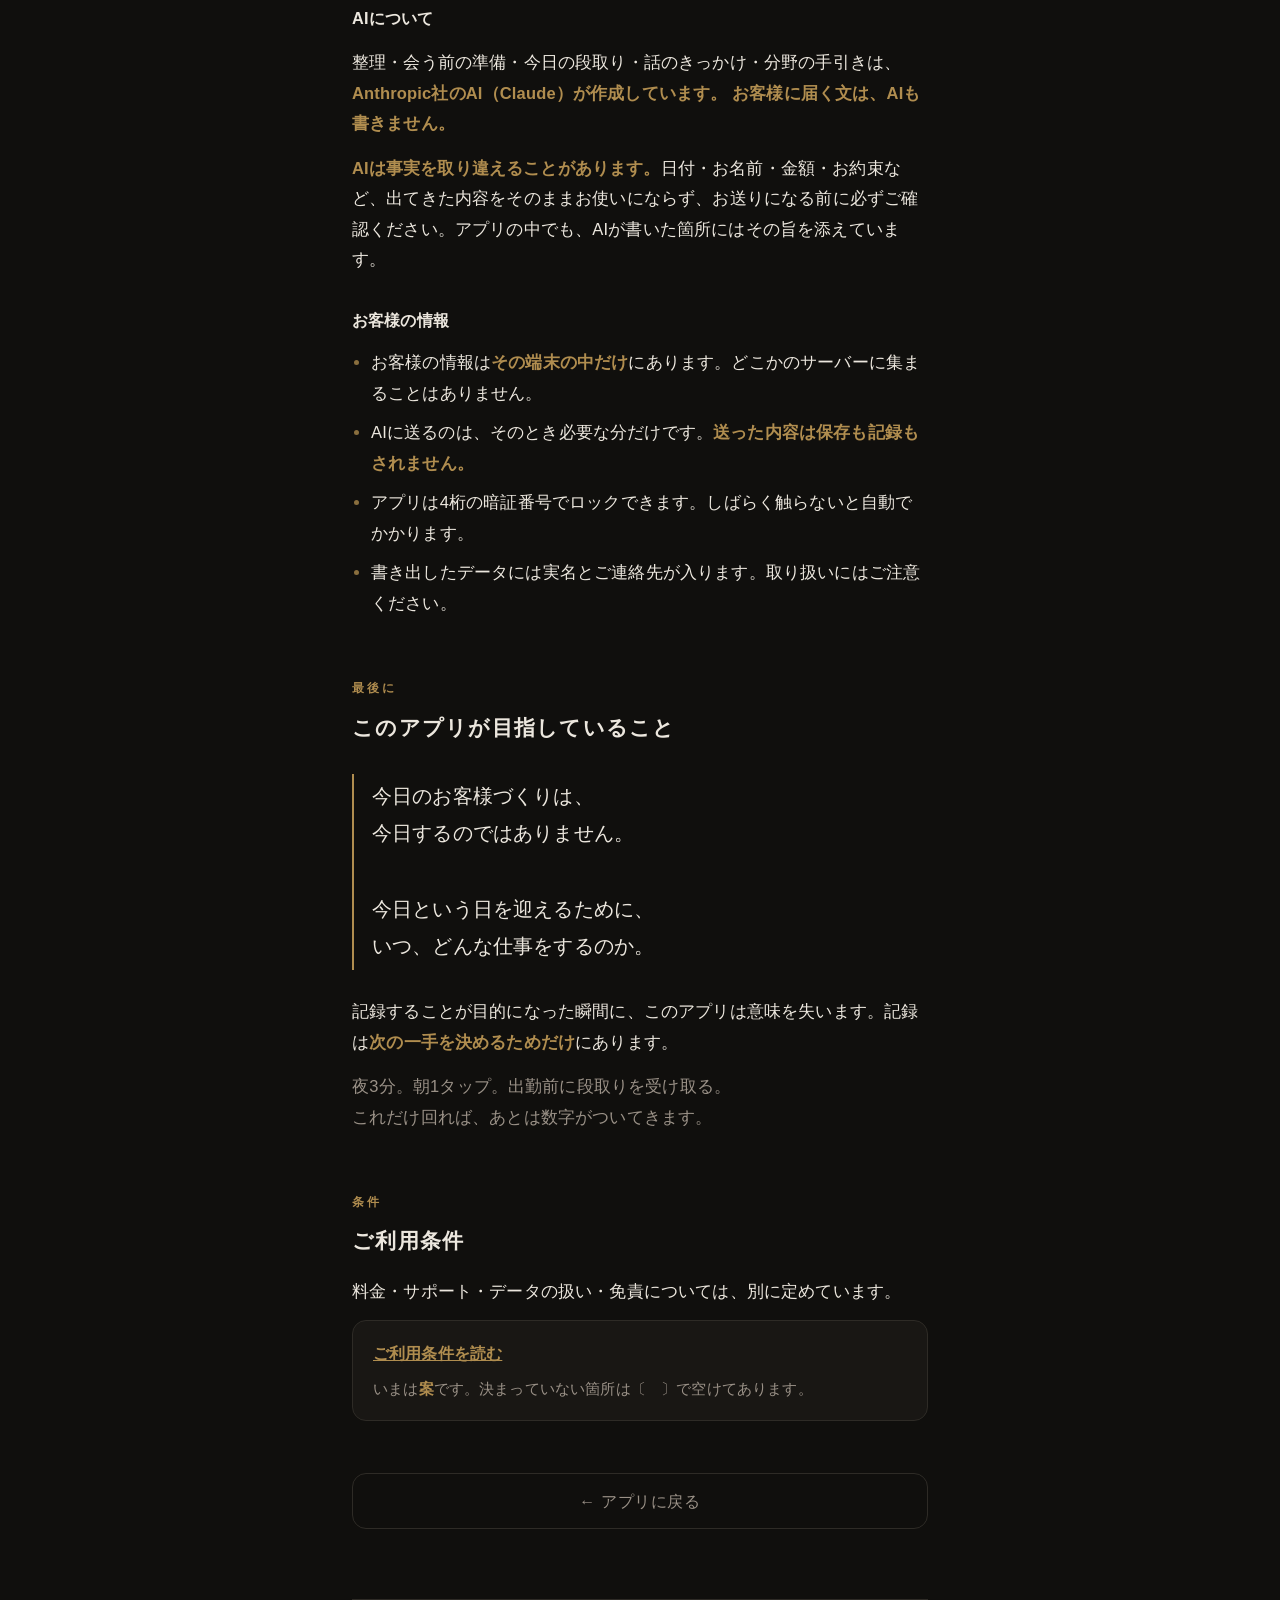
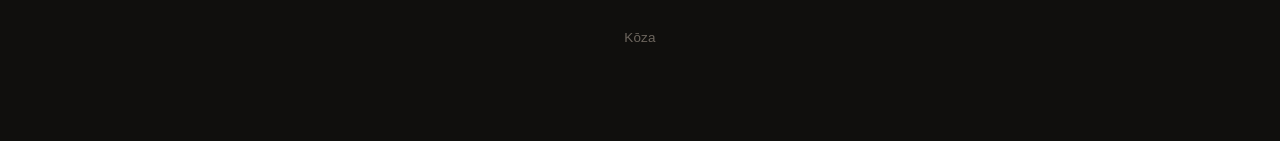
<file: about.html>
<!DOCTYPE html>
<html lang="ja">
<head>
<meta charset="utf-8">
<meta name="viewport" content="width=device-width, initial-scale=1, viewport-fit=cover">
<meta name="theme-color" content="#100f0d">
<title>Kōza — このアプリについて</title>
<style>
:root{
  --ink-0:#100f0d; --ink-1:#191714; --ink-2:#22201c; --ink-3:#2e2b26;
  --text:#ece7de; --text-dim:#9a9187; --text-faint:#6d665e;
  --accent:#b08d4f; --accent-deep:#8a6f3e; --accent-soft:rgba(176,141,79,.13);
  --danger:#a8624f; --ok:#7d9469;
  --font: -apple-system, BlinkMacSystemFont, "Hiragino Sans", "Noto Sans JP", "Yu Gothic UI", Meiryo, sans-serif;
  --display: "Hiragino Mincho ProN", "Yu Mincho", serif;
}
*{box-sizing:border-box;-webkit-text-size-adjust:100%}
html,body{margin:0;padding:0}
body{background:var(--ink-0);color:var(--text);font-family:var(--font);
  font-size:16.5px;line-height:1.85;letter-spacing:.01em}
.wrap{max-width:620px;margin:0 auto;padding:0 22px 90px}

/* 戻り道。ホーム画面から立ち上げると、ブラウザの戻るボタンが無いことがある。
 * 出口の無い画面を作らない。 */
/* viewport-fit=cover なので、上端は時計と電波の下に潜る。
 * 潜ったところは触っても反応しない。安全域のぶんだけ内側に押し出す。 */
.backbar{
  position:sticky;top:0;z-index:10;display:flex;align-items:center;gap:8px;
  min-height:calc(52px + env(safe-area-inset-top));
  padding:env(safe-area-inset-top) 22px 0;margin:0 -22px;
  background:var(--ink-0);border-bottom:1px solid var(--ink-3);
  color:var(--accent);text-decoration:none;font-size:.95rem;letter-spacing:.04em;
}
.backbar:active{background:var(--ink-1)}
.backbar span{font-size:1.15rem;line-height:1}

header.top{padding:34px 0 34px;text-align:center;border-bottom:1px solid var(--ink-3)}
.brand{font-family:var(--display);font-size:2.9rem;letter-spacing:.14em;
  color:var(--accent);margin:0 0 6px}
.brand-sub{color:var(--text-faint);font-size:.8rem;letter-spacing:.3em;margin:0 0 20px}
.lede{color:var(--text-dim);font-size:1rem;margin:0}

h2{font-family:var(--display);font-size:1.32rem;letter-spacing:.06em;
  margin:52px 0 4px;padding-top:8px}
h2 .num{display:block;font-family:var(--font);font-size:.72rem;letter-spacing:.24em;
  color:var(--accent);margin-bottom:9px}
h3{font-size:1.02rem;margin:30px 0 8px;color:var(--text)}
p{margin:14px 0}
.dim{color:var(--text-dim)}
.faint{color:var(--text-faint);font-size:.9rem}
strong{color:var(--accent);font-weight:600}

.actions-back{margin:52px 0 0}
.backlink{
  display:flex;align-items:center;justify-content:center;min-height:56px;
  border:1px solid var(--ink-3);border-radius:14px;
  color:var(--text-dim);text-decoration:none;font-size:1rem;letter-spacing:.04em;
}
.backlink:active{background:var(--ink-1)}

.pull{font-family:var(--display);font-size:1.24rem;line-height:1.9;
  border-left:2px solid var(--accent);padding:4px 0 4px 18px;margin:26px 0;color:var(--text)}

.card{background:var(--ink-1);border:1px solid var(--ink-3);border-radius:14px;
  padding:18px 20px;margin:14px 0}
.card h4{margin:0 0 6px;font-size:1rem}
.card p{margin:6px 0 0;font-size:.94rem;color:var(--text-dim)}
.card .tag{display:inline-block;font-size:.72rem;letter-spacing:.1em;color:var(--accent);
  border:1px solid var(--accent-deep);border-radius:999px;padding:2px 10px;margin-bottom:9px}

ul{padding-left:1.15em;margin:12px 0}
li{margin:9px 0}
li::marker{color:var(--accent-deep)}

.flow{counter-reset:f;margin:22px 0;padding:0;list-style:none}
.flow li{counter-increment:f;position:relative;padding-left:52px;margin:0 0 22px}
.flow li::before{content:counter(f);position:absolute;left:0;top:2px;
  width:34px;height:34px;border-radius:50%;background:var(--accent-soft);
  border:1px solid var(--accent-deep);color:var(--accent);
  display:flex;align-items:center;justify-content:center;font-size:.9rem}
.flow b{display:block;font-size:1.02rem;margin-bottom:2px}
.flow span{color:var(--text-dim);font-size:.93rem}
.flow .when{color:var(--accent);font-size:.78rem;letter-spacing:.08em}

table{width:100%;border-collapse:collapse;margin:18px 0;font-size:.9rem}
th,td{text-align:left;padding:11px 8px;border-bottom:1px solid var(--ink-3);vertical-align:top}
th{color:var(--text-faint);font-weight:400;font-size:.78rem;letter-spacing:.08em}
td:first-child{color:var(--text-dim);width:34%}
.scroll{overflow-x:auto}

.no li::marker{color:var(--danger)}
.msg{background:var(--ink-2);border:1px solid var(--ink-3);border-left:2px solid var(--accent);
  border-radius:10px;padding:13px 16px;margin:12px 0;font-size:.94rem;line-height:1.85}
.msg .who{display:block;color:var(--text-faint);font-size:.76rem;letter-spacing:.08em;margin-bottom:5px}

footer{margin-top:70px;padding-top:26px;border-top:1px solid var(--ink-3);
  color:var(--text-faint);font-size:.84rem;text-align:center}
</style>
</head>
<body>
<div class="wrap">

<a class="backbar" id="backbar" href="index.html">
  <span aria-hidden="true">&#8592;</span> アプリに戻る
</a>

<header class="top">
  <h1 class="brand">Kōza</h1>
  <p class="brand-sub">こ う ざ</p>
  <p class="lede">お客様を記録するためのアプリではありません。<br><strong>次にお越しいただくために、今日動くための</strong>アプリです。</p>
</header>

<h2><span class="num">はじめに</span>このアプリの考え方</h2>

<p>顧客管理のアプリはたくさんあります。そのほとんどは、<span class="dim">「誰が、いつ、いくら使ったか」を残すもの</span>です。残すことはできても、<strong>明日どう動けばいいかは教えてくれません。</strong></p>

<p>けれど、売上をつくっているのは記録ではありません。</p>

<p class="pull">今日お迎えするお客様は、<br>今日つくったのではありません。<br>数日前の一手の結果です。</p>

<p>金曜日に来ていただくには、火曜日には声をかけていないと間に合わない。その方が「誘われてから実際にお越しになるまで」何日かかる方なのかは、人によって違います。</p>

<p>Kōza がやっているのは、そこの逆算です。</p>

<div class="card">
  <span class="tag">逆算のしかた</span>
  <h4>月の目標 − 今の実績 − 予定分の見込み ＝ 不足</h4>
  <p>不足を平均単価で割ると、あと何組お迎えすればいいかが出ます。空いている日に割り振り、その日から「その方のリードタイム」を引くと、<strong>今日声をかけるべき方</strong>が決まります。</p>
</div>

<p class="faint">この計算はすべて端末の中で行っています。AIの気分ではなく、実際の記録から出た数字です。だから「なぜこの方なのか」を数字で言えます。</p>

<h2><span class="num">1日の流れ</span>3分と、1タップと、出勤前</h2>

<ol class="flow">
  <li>
    <span class="when">閉店後・帰りの車の中</span>
    <b>今夜の分を残す（3分）</b>
    <span>1画面、卓ごとに1行。お名前・お会計・ひと言だけ。同伴とヘルプはボタン1つ。それ以上は求めません。疲れている時間に長い入力はできないからです。</span>
  </li>
  <li>
    <span class="when">翌日・起きたとき</span>
    <b>整理する（1タップ）</b>
    <span>昨夜の記録をAIがまとめ直します。ご家族の話、お好み、次のご来店の約束などを拾って、お客様の記録に書き足します。<strong>「全部これでよい」を1回押すだけ</strong>です。</span>
  </li>
  <li>
    <span class="when">出勤前</span>
    <b>今日の段取りを受け取る</b>
    <span>誰に、何を、なぜ今日なのか。締め日から逆算した順番で並びます。<strong>何と申し上げるかは、ご自分でお決めになります。</strong></span>
  </li>
  <li>
    <span class="when">お店で</span>
    <b>会う前の準備を読む</b>
    <span>前回の話の続き、触れてはいけない話題、席で伺っておくとよいこと。お会いする直前に開きます。</span>
  </li>
  <li>
    <span class="when">そしてまた夜</span>
    <b>結果が次の精度になる</b>
    <span>お声がけした方が実際にお越しになったか。その積み重ねで、お声がけから何日でお越しになるかも、お越しになる割合も、その方専用に変わっていきます。</span>
  </li>
</ol>

<h2><span class="num">できること</span>備わっている機能</h2>

<div class="card">
  <h4>枠 ── これから2週間の盤面</h4>
  <p>どの日が埋まっていて、どの日が空いているか。定休日・お店の休み・ご自分のお休みも入ります。日付を押すと、その日にお越しになる方の詳細と、その方の前回の話が出ます。</p>
</div>

<div class="card">
  <h4>今日の段取り ── 逆算した行動</h4>
  <p>今日連絡すべき方が、優先順に並びます。「◯日に来ていただくため」という目的つきです。今日でなくてよい方は「動かなくてよい方」として理由つきでたたみます。<strong>迷う時間を消すのが目的</strong>です。</p>
</div>

<div class="card">
  <h4>話のきっかけ ── 何から切り出すか</h4>
  <p>その方に、いま何から話しかけられるかを記録から挙げます。題材と、それがどの記録から出たかまでです。
    <strong>お客様に届く文は、一行も書きません。</strong>言い回しも、日取りも、締めの一言も出しません。</p>
</div>

<div class="card">
  <h4>覚えておくこと ── 分野の手引き</h4>
  <p>お客様のご趣味について、席で一歩踏み込んで伺うために知っておくことをまとめます。
    「お好きなんですか」で終わらせないための問い、いま何が起きているか、間違えると恥をかくこと。
    <strong>読むのはご本人です。</strong></p>
</div>

<div class="card">
  <h4>会う前の準備 ── お会いする直前に</h4>
  <p>これまでの来歴から、話せること／確かめたいこと／気をつけること／今日して差し上げること／ご用意できるもの／席で伺っておくことを出します。</p>
</div>

<div class="card">
  <h4>口座の管理 ── いちばん大事なところ</h4>
  <p>そのお客様がどなたの口座か（ご自分／ママ／ほかの方／フリー／未確認）を持ちます。<strong>ご自分以外の口座の方には、こちらから連絡を促す提案を一切しません。</strong>未確認の方も同じ扱いです。越境は信を失う行為だからです。</p>
</div>

<div class="card">
  <h4>記念日・ボトル・同伴</h4>
  <p>お誕生日（ご本人・ご家族）、初めてお会いした日からの周年、お中元お歳暮の時期。お預かりしているボトルの残量。同伴の月間の進み具合と、あと何回必要か。</p>
</div>

<div class="card">
  <h4>暗証番号</h4>
  <p>4桁の暗証番号でロックします。しばらく触らないと自動でかかります。お客様の情報を預かるアプリだからです。</p>
</div>

<h2><span class="num">AIの役目</span>AIは何を提案するのか</h2>

<p>Kōza の AI は、記録係ではありません。<strong>判断と、言葉づかいを担当します。</strong></p>

<h3>1. 誰に、いつ、なぜ</h3>
<div class="msg">
  <span class="who">今日の段取り より</span>
  ◯◯様　連絡する　<span class="dim">出勤前</span><br>
  <span class="dim">いつも21日ほどの間隔が、今日で41日。</span><br>
  <span class="dim">金曜にお越しいただくには、今日お声がけしないと間に合いません。</span>
</div>
<p class="faint">「ご無沙汰だから」ではなく、必ず数字で理由を言います。</p>

<h3>2. 何から話しかけるか</h3>
<p>手ぶらでのご連絡は、それ自体が「量」になります。<strong>記録の中から、いま切り出せる題材を挙げます。</strong>どれがいちばん自然かも添えます。</p>
<div class="msg">
  <span class="who">話のきっかけ より</span>
  福岡の取引先の、その後<br>
  <span class="dim">8/17のご来店で伺った。先方の担当が代わられて、一からのお付き合いになると</span><br>
  <span class="dim">ご自分から話されたお仕事の話で、まだ続きを伺えていません</span>
</div>
<p class="faint">ここまでが機械の仕事です。<strong>何と申し上げるかは、その方を知っているご本人が決めます。</strong>触れないほうがよいことも、同時に出します。</p>

<h3>3. 席で伺っておくこと（仕込む質問）</h3>
<p>次のご来店をつくれるのは、お会いしている今この時だけです。今日聞いておかなかったことは、次にご連絡するときの「手ぶら」になって返ってきます。</p>
<div class="msg">
  <span class="who">会う前の準備 より</span>
  「来月のご出張、何日ごろのご予定ですか」<br>
  <span class="dim">→ 日付が分かれば、その前日にお声がけする口実になります</span>
</div>

<h3>4. ご用意できるもの（単価のこと）</h3>
<p>売上は組数だけでは届きません。これまでのお会計とお好みから、さりげなくお勧めできるものと、その言い方を出します。<strong>理由が言えないものは出しません。</strong>押し売りになった瞬間に口座は離れるからです。</p>

<h3>5. 信を落としかねないこと</h3>
<p>前回のお約束で果たしていないもの、間隔が空きすぎていること、触れてはいけない話題。<strong>売上より先に、信頼のほうを守ります。</strong>来ていただいた翌日のお礼は、逆算より上に置いています。</p>

<h2><span class="num">違い</span>ほかのアプリとどこが違うか</h2>

<div class="scroll"><table>
<tr><th></th><th>よくある顧客管理</th><th>Kōza</th></tr>
<tr><td>画面の中心</td><td>お客様の一覧</td><td>これから2週間の空き枠</td></tr>
<tr><td>入力すると</td><td>記録が残る</td><td>明日以降の行動が変わる</td></tr>
<tr><td>いつ開くか</td><td>調べたいとき</td><td>毎晩と、出勤前</td></tr>
<tr><td>AIの役目</td><td>要約・検索</td><td>誰に・いつ・なぜ動くか。<b>文は書かない</b></td></tr>
<tr><td>目標</td><td>入れる欄がある</td><td>そこから毎日が逆算される</td></tr>
<tr><td>口座</td><td>担当者の欄</td><td>提案そのものを止める仕組み</td></tr>
</table></div>

<h2><span class="num">正直なところ</span>できないこと</h2>

<ul class="no">
  <li><b>会計システムではありません。</b>売上の集計はしますが、伝票やレジの代わりにはなりません。掛売り・未収の管理は入っていません。</li>
  <li><b>お客様に届く文は書きません。</b>きっかけまでが機械の仕事で、そこから先はご本人の仕事です。LINEも送れません。「送りました」を押していただいて初めて記録になります。<span class="faint">押す前に気が変わることがあるからです。</span></li>
  <li><b>ほかの端末とつながりません。</b>データはその端末の中だけにあります。機種変更のときは書き出して移します。<span class="faint">お客様の情報を人の手が届くところに置かないための選択です。</span></li>
  <li><b>圏外ではAIが動きません。</b>記録と閲覧はできます。整理と提案は電波のあるところで。</li>
  <li><b>予測は当たらないこともあります。</b>リードタイムも来ていただける率も、記録が少ないうちは目安です。記録が2件たまると、その方の実績に置き換わります。</li>
  <li><b>お店ごとのきまりは、まだ入っていません。</b>指名の制度や同伴のノルマなどは、設定から変えられるようにしてあります。</li>
</ul>

<h2><span class="num">安全</span>お客様の情報の置き場所</h2>

<h3>AIについて</h3>
<p>整理・会う前の準備・今日の段取り・話のきっかけ・分野の手引きは、<strong>Anthropic社のAI（Claude）が作成しています。</strong>
  <strong>お客様に届く文は、AIも書きません。</strong></p>
<p><strong>AIは事実を取り違えることがあります。</strong>日付・お名前・金額・お約束など、出てきた内容をそのままお使いにならず、お送りになる前に必ずご確認ください。アプリの中でも、AIが書いた箇所にはその旨を添えています。</p>

<h3>お客様の情報</h3>
<ul>
  <li>お客様の情報は<strong>その端末の中だけ</strong>にあります。どこかのサーバーに集まることはありません。</li>
  <li>AIに送るのは、そのとき必要な分だけです。<strong>送った内容は保存も記録もされません。</strong></li>
  <li>アプリは4桁の暗証番号でロックできます。しばらく触らないと自動でかかります。</li>
  <li>書き出したデータには実名とご連絡先が入ります。取り扱いにはご注意ください。</li>
</ul>

<h2><span class="num">最後に</span>このアプリが目指していること</h2>

<p class="pull">今日のお客様づくりは、<br>今日するのではありません。<br><br>今日という日を迎えるために、<br>いつ、どんな仕事をするのか。</p>

<p>記録することが目的になった瞬間に、このアプリは意味を失います。記録は<strong>次の一手を決めるためだけ</strong>にあります。</p>

<p class="dim">夜3分。朝1タップ。出勤前に段取りを受け取る。<br>これだけ回れば、あとは数字がついてきます。</p>

<h2><span class="num">条件</span>ご利用条件</h2>
<p>料金・サポート・データの扱い・免責については、別に定めています。</p>
<div class="card">
  <h4><a href="terms.html?v=89" style="color:var(--accent)">ご利用条件を読む</a></h4>
  <p>いまは<strong>案</strong>です。決まっていない箇所は〔　〕で空けてあります。</p>
</div>

<div class="actions-back">
  <a class="backlink" href="index.html">&#8592; アプリに戻る</a>
</div>

<footer>Kōza</footer>

</div>

<script>
/* アプリの中から開いたときは、読み込み直さずに戻る。
 * ホーム画面から直に開いたときだけ、index.html へ行く。 */
(function () {
  var same = document.referrer && document.referrer.indexOf(location.origin) === 0;
  if (!same) return;
  [].slice.call(document.querySelectorAll('#backbar, .backlink')).forEach(function (a) {
    a.addEventListener('click', function (e) { e.preventDefault(); history.back(); });
  });
})();
</script>
</body>
</html>
</file>
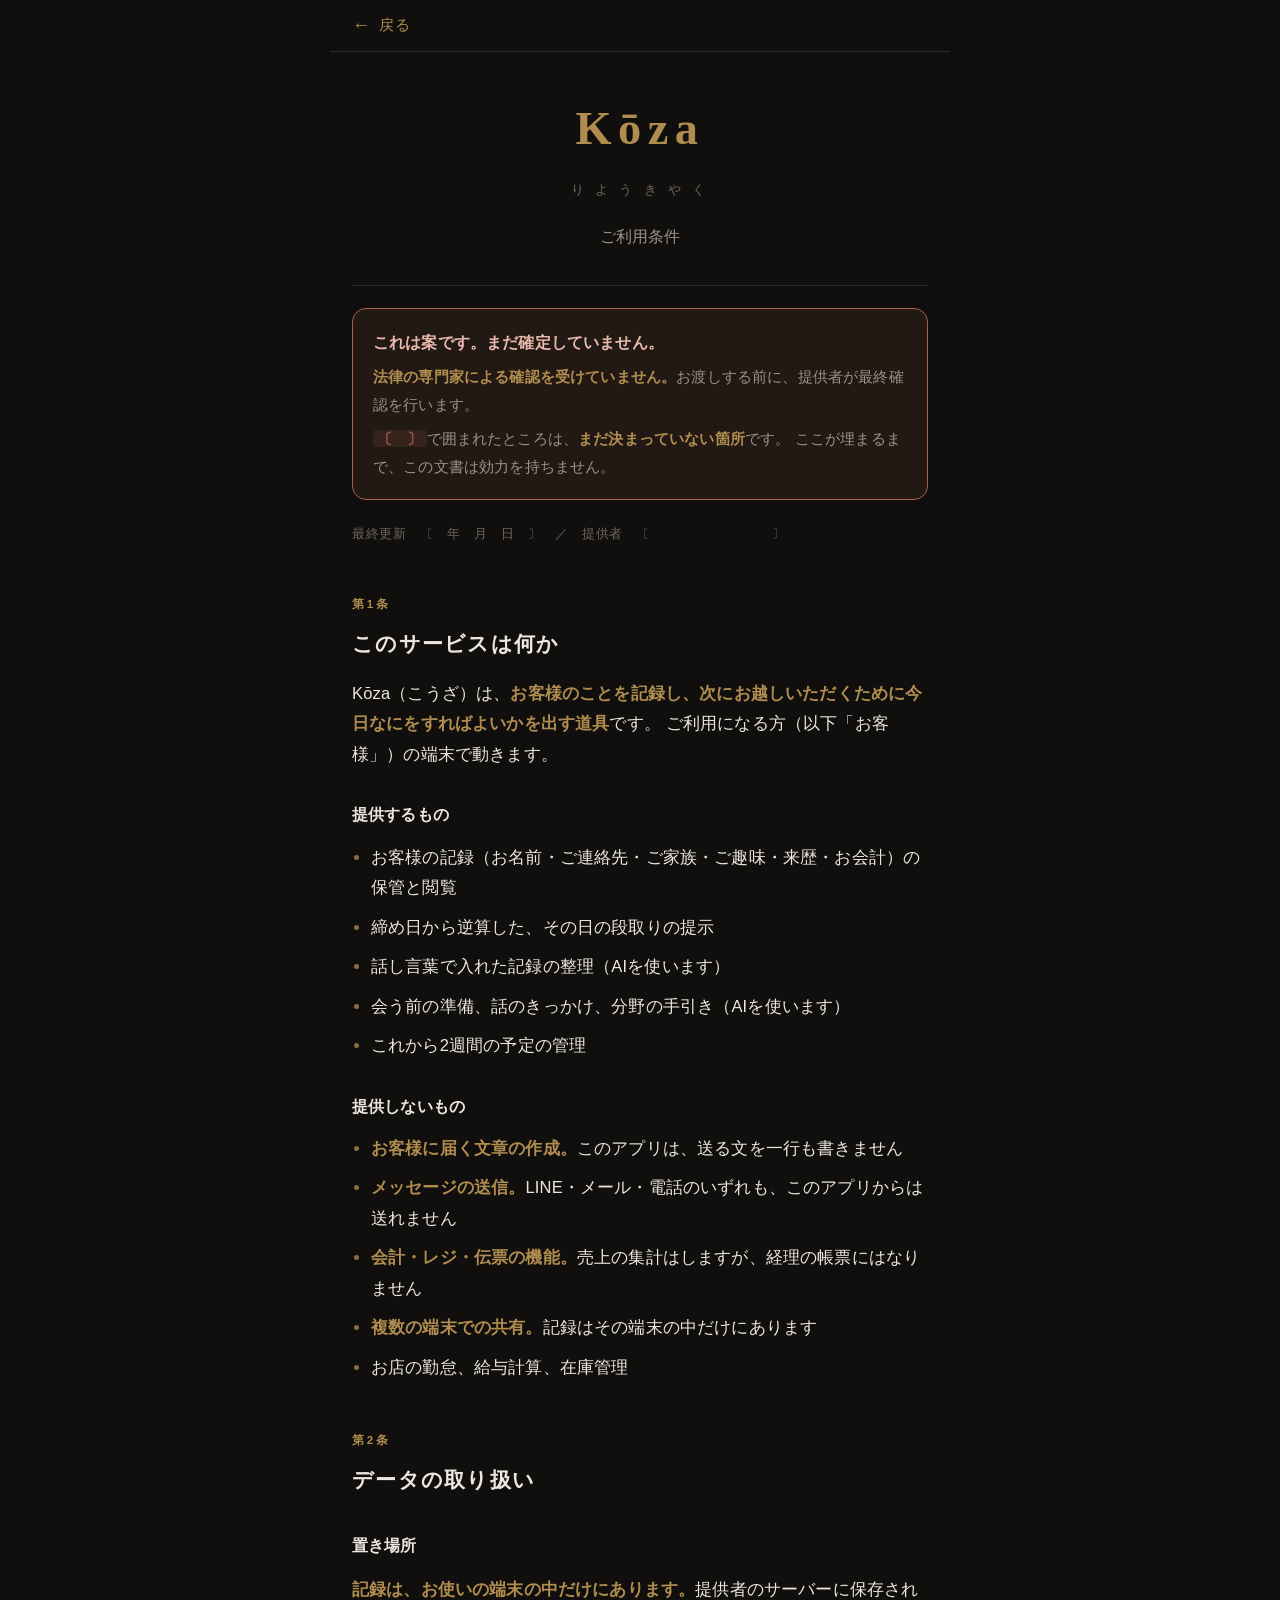
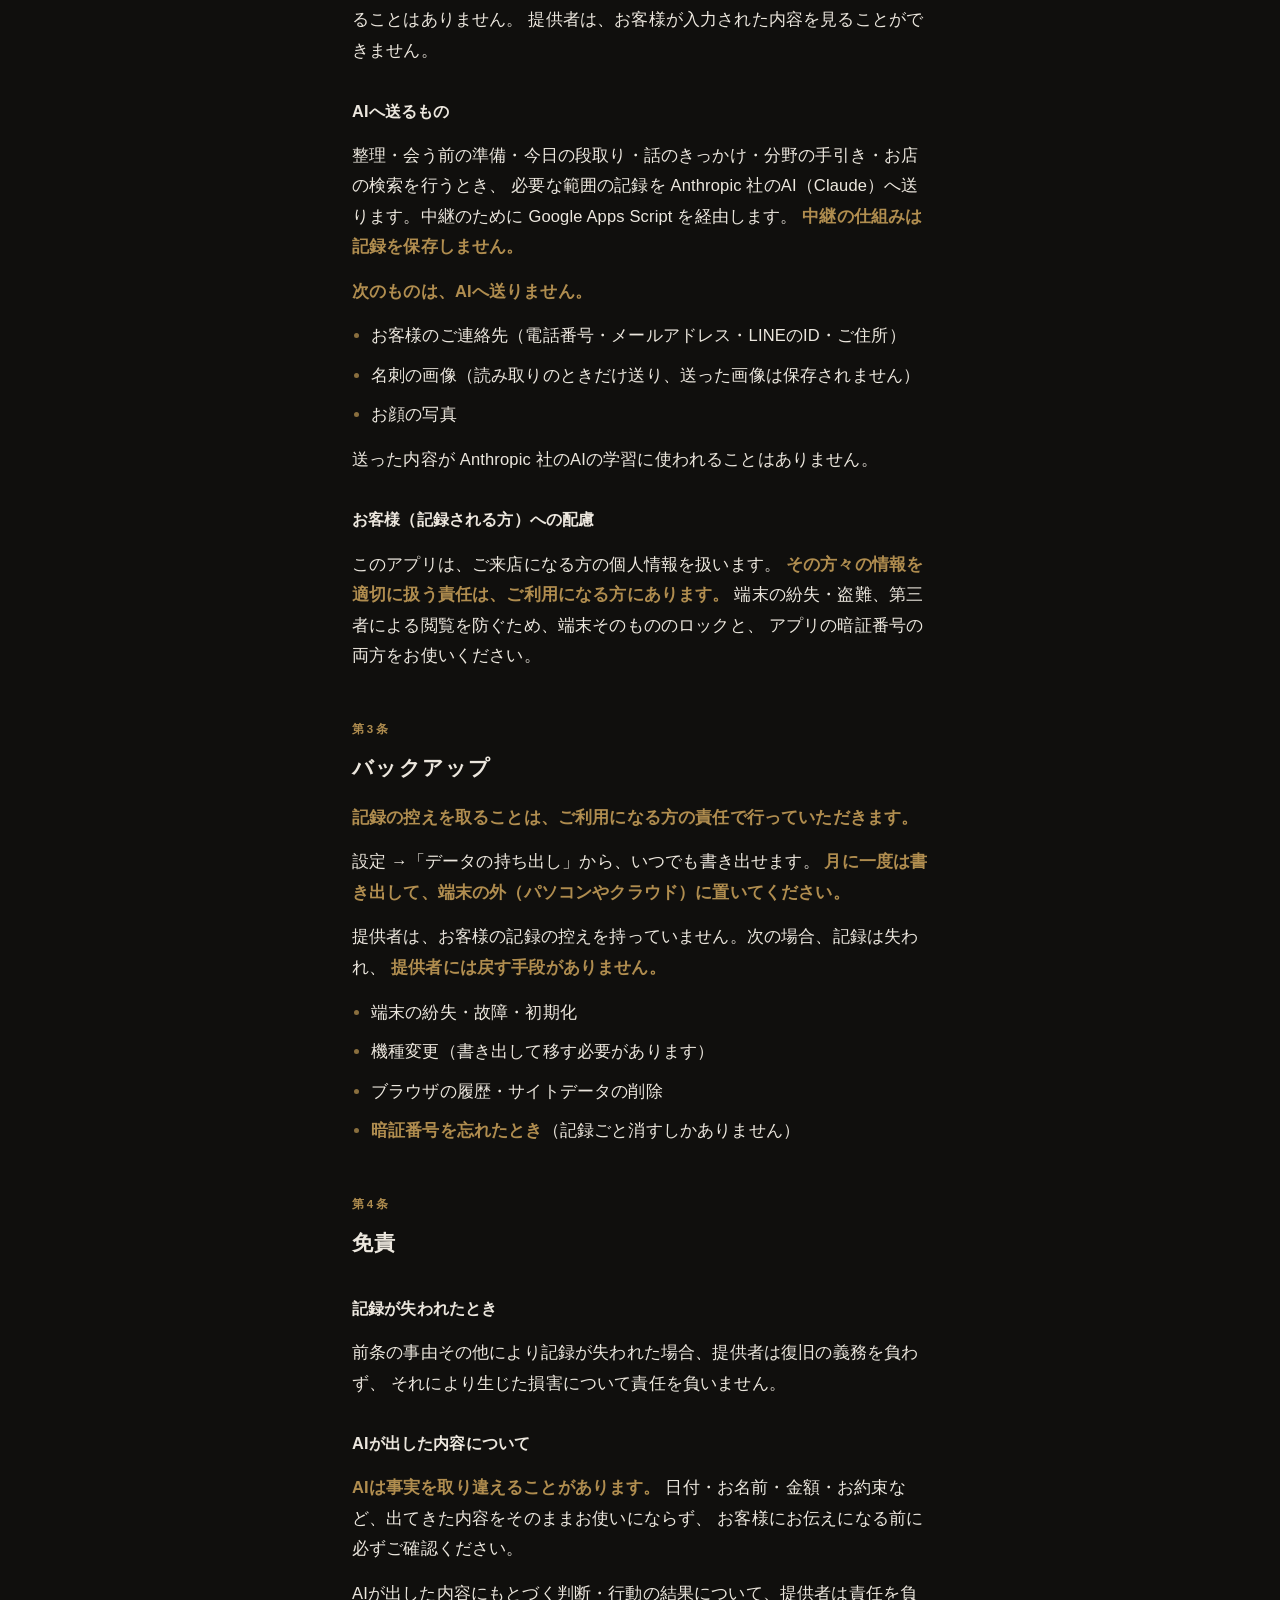
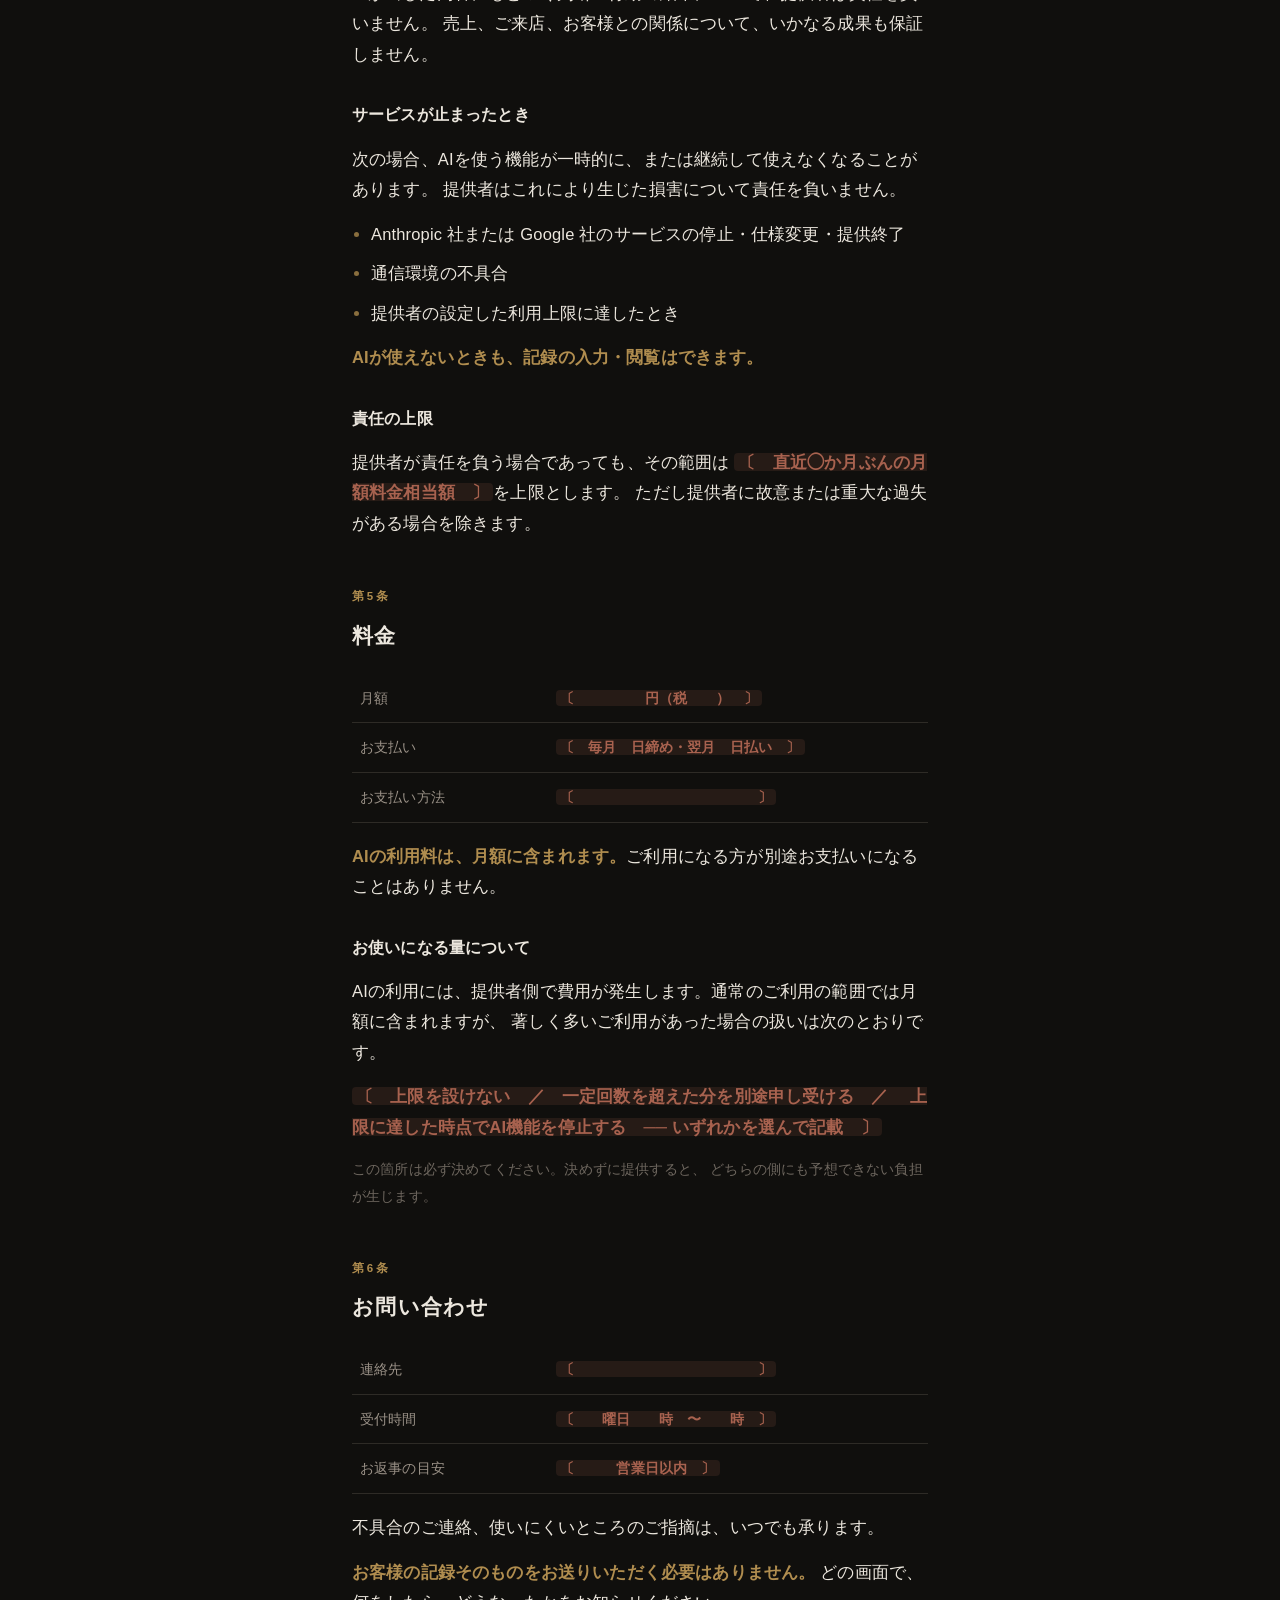
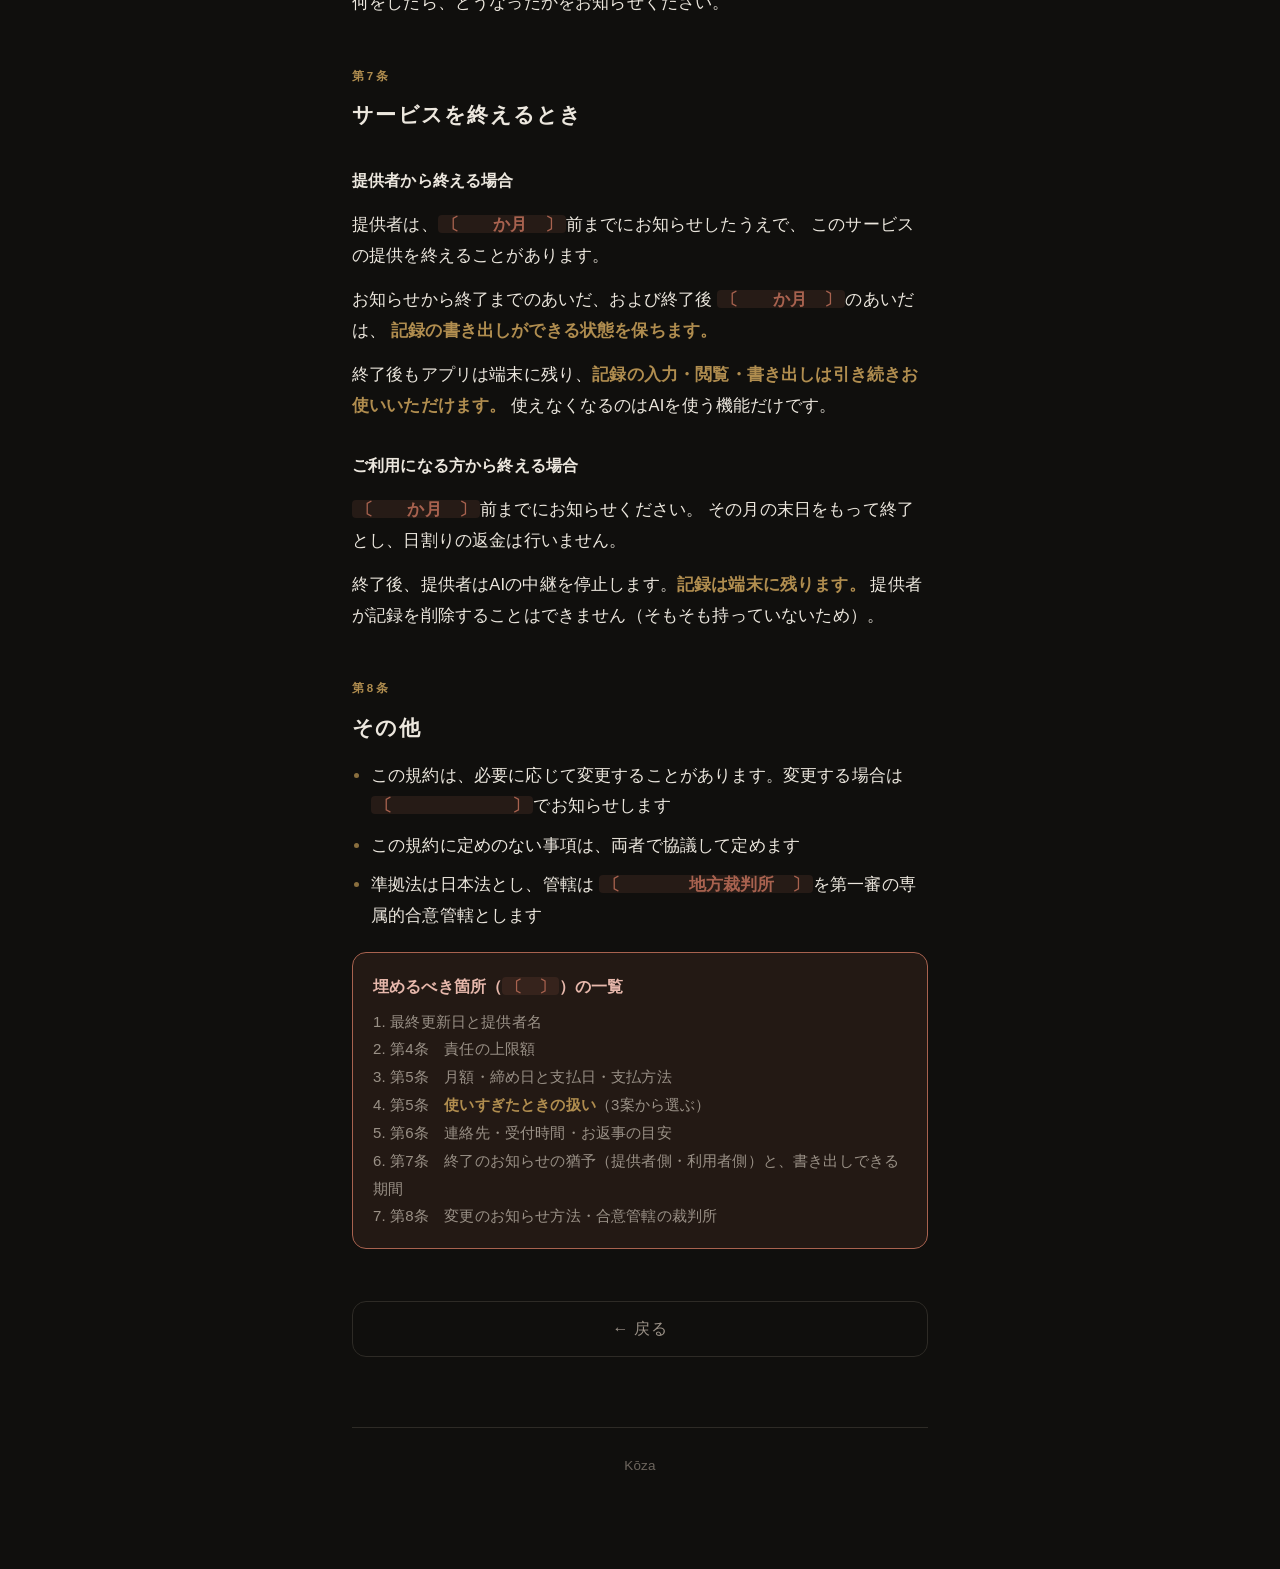
<file: terms.html>
<!DOCTYPE html>
<html lang="ja">
<head>
<meta charset="utf-8">
<meta name="viewport" content="width=device-width, initial-scale=1, viewport-fit=cover">
<meta name="theme-color" content="#100f0d">
<title>Kōza — ご利用条件（案）</title>
<style>
:root{
  --ink-0:#100f0d; --ink-1:#191714; --ink-2:#22201c; --ink-3:#2e2b26;
  --text:#ece7de; --text-dim:#9a9187; --text-faint:#6d665e;
  --accent:#b08d4f; --accent-deep:#8a6f3e; --accent-soft:rgba(176,141,79,.13);
  --danger:#a8624f; --ok:#7d9469;
  --font: -apple-system, BlinkMacSystemFont, "Hiragino Sans", "Noto Sans JP", "Yu Gothic UI", Meiryo, sans-serif;
  --display: "Hiragino Mincho ProN", "Yu Mincho", serif;
}
*{box-sizing:border-box;-webkit-text-size-adjust:100%}
html,body{margin:0;padding:0}
body{background:var(--ink-0);color:var(--text);font-family:var(--font);
  font-size:16.5px;line-height:1.85;letter-spacing:.01em}
.wrap{max-width:620px;margin:0 auto;padding:0 22px 90px}

/* 戻り道。ホーム画面から立ち上げると、ブラウザの戻るボタンが無いことがある。
 * 出口の無い画面を作らない。 */
/* viewport-fit=cover なので、上端は時計と電波の下に潜る。
 * 潜ったところは触っても反応しない。安全域のぶんだけ内側に押し出す。 */
.backbar{
  position:sticky;top:0;z-index:10;display:flex;align-items:center;gap:8px;
  min-height:calc(52px + env(safe-area-inset-top));
  padding:env(safe-area-inset-top) 22px 0;margin:0 -22px;
  background:var(--ink-0);border-bottom:1px solid var(--ink-3);
  color:var(--accent);text-decoration:none;font-size:.95rem;letter-spacing:.04em;
}
.backbar:active{background:var(--ink-1)}
.backbar span{font-size:1.15rem;line-height:1}

header.top{padding:34px 0 34px;text-align:center;border-bottom:1px solid var(--ink-3)}
.brand{font-family:var(--display);font-size:2.9rem;letter-spacing:.14em;
  color:var(--accent);margin:0 0 6px}
.brand-sub{color:var(--text-faint);font-size:.8rem;letter-spacing:.3em;margin:0 0 20px}
.lede{color:var(--text-dim);font-size:1rem;margin:0}

h2{font-family:var(--display);font-size:1.32rem;letter-spacing:.06em;
  margin:52px 0 4px;padding-top:8px}
h2 .num{display:block;font-family:var(--font);font-size:.72rem;letter-spacing:.24em;
  color:var(--accent);margin-bottom:9px}
h3{font-size:1.02rem;margin:30px 0 8px;color:var(--text)}
p{margin:14px 0}
.dim{color:var(--text-dim)}
.faint{color:var(--text-faint);font-size:.9rem}
strong{color:var(--accent);font-weight:600}

.actions-back{margin:52px 0 0}
.backlink{
  display:flex;align-items:center;justify-content:center;min-height:56px;
  border:1px solid var(--ink-3);border-radius:14px;
  color:var(--text-dim);text-decoration:none;font-size:1rem;letter-spacing:.04em;
}
.backlink:active{background:var(--ink-1)}

.pull{font-family:var(--display);font-size:1.24rem;line-height:1.9;
  border-left:2px solid var(--accent);padding:4px 0 4px 18px;margin:26px 0;color:var(--text)}

.card{background:var(--ink-1);border:1px solid var(--ink-3);border-radius:14px;
  padding:18px 20px;margin:14px 0}
.card h4{margin:0 0 6px;font-size:1rem}
.card p{margin:6px 0 0;font-size:.94rem;color:var(--text-dim)}
.card .tag{display:inline-block;font-size:.72rem;letter-spacing:.1em;color:var(--accent);
  border:1px solid var(--accent-deep);border-radius:999px;padding:2px 10px;margin-bottom:9px}

ul{padding-left:1.15em;margin:12px 0}
li{margin:9px 0}
li::marker{color:var(--accent-deep)}

.flow{counter-reset:f;margin:22px 0;padding:0;list-style:none}
.flow li{counter-increment:f;position:relative;padding-left:52px;margin:0 0 22px}
.flow li::before{content:counter(f);position:absolute;left:0;top:2px;
  width:34px;height:34px;border-radius:50%;background:var(--accent-soft);
  border:1px solid var(--accent-deep);color:var(--accent);
  display:flex;align-items:center;justify-content:center;font-size:.9rem}
.flow b{display:block;font-size:1.02rem;margin-bottom:2px}
.flow span{color:var(--text-dim);font-size:.93rem}
.flow .when{color:var(--accent);font-size:.78rem;letter-spacing:.08em}

table{width:100%;border-collapse:collapse;margin:18px 0;font-size:.9rem}
th,td{text-align:left;padding:11px 8px;border-bottom:1px solid var(--ink-3);vertical-align:top}
th{color:var(--text-faint);font-weight:400;font-size:.78rem;letter-spacing:.08em}
td:first-child{color:var(--text-dim);width:34%}
.scroll{overflow-x:auto}

.no li::marker{color:var(--danger)}
.msg{background:var(--ink-2);border:1px solid var(--ink-3);border-left:2px solid var(--accent);
  border-radius:10px;padding:13px 16px;margin:12px 0;font-size:.94rem;line-height:1.85}
.msg .who{display:block;color:var(--text-faint);font-size:.76rem;letter-spacing:.08em;margin-bottom:5px}

footer{margin-top:70px;padding-top:26px;border-top:1px solid var(--ink-3);
  color:var(--text-faint);font-size:.84rem;text-align:center}
</style>
<style>
/* 規約だけで使うもの */
.draft{background:rgba(168,98,79,.12);border:1px solid var(--danger);border-radius:14px;
  padding:18px 20px;margin:22px 0}
.draft h3{margin:0 0 6px;color:#e7b8ac;font-size:1.02rem}
.draft p{margin:6px 0 0;font-size:.94rem;color:var(--text-dim)}
.blank{color:var(--danger);font-weight:600;background:rgba(168,98,79,.14);
  border-radius:4px;padding:0 4px}
.art{margin:40px 0 0}
.art h2{margin-top:0}
ol.plain{padding-left:1.3em}
ol.plain li{margin:11px 0}
.meta{color:var(--text-faint);font-size:.84rem;letter-spacing:.04em}
</style>
</head>

<body>
<div class="wrap">

<a class="backbar" id="backbar" href="about.html">
  <span aria-hidden="true">&#8592;</span> 戻る
</a>

<header class="top">
  <h1 class="brand">Kōza</h1>
  <p class="brand-sub">り よ う き や く</p>
  <p class="lede">ご利用条件</p>
</header>

<div class="draft">
  <h3>これは案です。まだ確定していません。</h3>
  <p><strong>法律の専門家による確認を受けていません。</strong>お渡しする前に、提供者が最終確認を行います。</p>
  <p><span class="blank">〔　〕</span>で囲まれたところは、<strong>まだ決まっていない箇所</strong>です。
    ここが埋まるまで、この文書は効力を持ちません。</p>
</div>

<p class="meta">最終更新　〔　年　月　日　〕　／　提供者　〔　　　　　　　　　〕</p>

<!-- ============================ -->
<div class="art">
<h2><span class="num">第1条</span>このサービスは何か</h2>

<p>Kōza（こうざ）は、<strong>お客様のことを記録し、次にお越しいただくために今日なにをすればよいかを出す道具</strong>です。
ご利用になる方（以下「お客様」）の端末で動きます。</p>

<h3>提供するもの</h3>
<ul>
  <li>お客様の記録（お名前・ご連絡先・ご家族・ご趣味・来歴・お会計）の保管と閲覧</li>
  <li>締め日から逆算した、その日の段取りの提示</li>
  <li>話し言葉で入れた記録の整理（AIを使います）</li>
  <li>会う前の準備、話のきっかけ、分野の手引き（AIを使います）</li>
  <li>これから2週間の予定の管理</li>
</ul>

<h3>提供しないもの</h3>
<ul>
  <li><strong>お客様に届く文章の作成。</strong>このアプリは、送る文を一行も書きません</li>
  <li><strong>メッセージの送信。</strong>LINE・メール・電話のいずれも、このアプリからは送れません</li>
  <li><strong>会計・レジ・伝票の機能。</strong>売上の集計はしますが、経理の帳票にはなりません</li>
  <li><strong>複数の端末での共有。</strong>記録はその端末の中だけにあります</li>
  <li>お店の勤怠、給与計算、在庫管理</li>
</ul>
</div>

<!-- ============================ -->
<div class="art">
<h2><span class="num">第2条</span>データの取り扱い</h2>

<h3>置き場所</h3>
<p><strong>記録は、お使いの端末の中だけにあります。</strong>提供者のサーバーに保存されることはありません。
提供者は、お客様が入力された内容を見ることができません。</p>

<h3>AIへ送るもの</h3>
<p>整理・会う前の準備・今日の段取り・話のきっかけ・分野の手引き・お店の検索を行うとき、
必要な範囲の記録を Anthropic 社のAI（Claude）へ送ります。中継のために Google Apps Script を経由します。
<strong>中継の仕組みは記録を保存しません。</strong></p>

<p><strong>次のものは、AIへ送りません。</strong></p>
<ul>
  <li>お客様のご連絡先（電話番号・メールアドレス・LINEのID・ご住所）</li>
  <li>名刺の画像（読み取りのときだけ送り、送った画像は保存されません）</li>
  <li>お顔の写真</li>
</ul>

<p>送った内容が Anthropic 社のAIの学習に使われることはありません。</p>

<h3>お客様（記録される方）への配慮</h3>
<p>このアプリは、ご来店になる方の個人情報を扱います。
<strong>その方々の情報を適切に扱う責任は、ご利用になる方にあります。</strong>
端末の紛失・盗難、第三者による閲覧を防ぐため、端末そのもののロックと、
アプリの暗証番号の両方をお使いください。</p>
</div>

<!-- ============================ -->
<div class="art">
<h2><span class="num">第3条</span>バックアップ</h2>

<p><strong>記録の控えを取ることは、ご利用になる方の責任で行っていただきます。</strong></p>

<p>設定 →「データの持ち出し」から、いつでも書き出せます。
<strong>月に一度は書き出して、端末の外（パソコンやクラウド）に置いてください。</strong></p>

<p>提供者は、お客様の記録の控えを持っていません。次の場合、記録は失われ、
<strong>提供者には戻す手段がありません。</strong></p>
<ul>
  <li>端末の紛失・故障・初期化</li>
  <li>機種変更（書き出して移す必要があります）</li>
  <li>ブラウザの履歴・サイトデータの削除</li>
  <li><strong>暗証番号を忘れたとき</strong>（記録ごと消すしかありません）</li>
</ul>
</div>

<!-- ============================ -->
<div class="art">
<h2><span class="num">第4条</span>免責</h2>

<h3>記録が失われたとき</h3>
<p>前条の事由その他により記録が失われた場合、提供者は復旧の義務を負わず、
それにより生じた損害について責任を負いません。</p>

<h3>AIが出した内容について</h3>
<p><strong>AIは事実を取り違えることがあります。</strong>
日付・お名前・金額・お約束など、出てきた内容をそのままお使いにならず、
お客様にお伝えになる前に必ずご確認ください。</p>
<p>AIが出した内容にもとづく判断・行動の結果について、提供者は責任を負いません。
売上、ご来店、お客様との関係について、いかなる成果も保証しません。</p>

<h3>サービスが止まったとき</h3>
<p>次の場合、AIを使う機能が一時的に、または継続して使えなくなることがあります。
提供者はこれにより生じた損害について責任を負いません。</p>
<ul>
  <li>Anthropic 社または Google 社のサービスの停止・仕様変更・提供終了</li>
  <li>通信環境の不具合</li>
  <li>提供者の設定した利用上限に達したとき</li>
</ul>
<p><strong>AIが使えないときも、記録の入力・閲覧はできます。</strong></p>

<h3>責任の上限</h3>
<p>提供者が責任を負う場合であっても、その範囲は
<strong><span class="blank">〔　直近◯か月ぶんの月額料金相当額　〕</span></strong>を上限とします。
ただし提供者に故意または重大な過失がある場合を除きます。</p>
</div>

<!-- ============================ -->
<div class="art">
<h2><span class="num">第5条</span>料金</h2>

<table>
<tr><td>月額</td><td><span class="blank">〔　　　　　円（税　　）　〕</span></td></tr>
<tr><td>お支払い</td><td><span class="blank">〔　毎月　日締め・翌月　日払い　〕</span></td></tr>
<tr><td>お支払い方法</td><td><span class="blank">〔　　　　　　　　　　　　　〕</span></td></tr>
</table>

<p><strong>AIの利用料は、月額に含まれます。</strong>ご利用になる方が別途お支払いになることはありません。</p>

<h3>お使いになる量について</h3>
<p>AIの利用には、提供者側で費用が発生します。通常のご利用の範囲では月額に含まれますが、
著しく多いご利用があった場合の扱いは次のとおりです。</p>
<p><strong><span class="blank">〔　上限を設けない　／　一定回数を超えた分を別途申し受ける　／
　上限に達した時点でAI機能を停止する　── いずれかを選んで記載　〕</span></strong></p>
<p class="faint">この箇所は必ず決めてください。決めずに提供すると、
どちらの側にも予想できない負担が生じます。</p>
</div>

<!-- ============================ -->
<div class="art">
<h2><span class="num">第6条</span>お問い合わせ</h2>

<table>
<tr><td>連絡先</td><td><span class="blank">〔　　　　　　　　　　　　　〕</span></td></tr>
<tr><td>受付時間</td><td><span class="blank">〔　　曜日　　時　〜　　時　〕</span></td></tr>
<tr><td>お返事の目安</td><td><span class="blank">〔　　　営業日以内　〕</span></td></tr>
</table>

<p>不具合のご連絡、使いにくいところのご指摘は、いつでも承ります。</p>
<p><strong>お客様の記録そのものをお送りいただく必要はありません。</strong>
どの画面で、何をしたら、どうなったかをお知らせください。</p>
</div>

<!-- ============================ -->
<div class="art">
<h2><span class="num">第7条</span>サービスを終えるとき</h2>

<h3>提供者から終える場合</h3>
<p>提供者は、<span class="blank">〔　　か月　〕</span>前までにお知らせしたうえで、
このサービスの提供を終えることがあります。</p>

<p>お知らせから終了までのあいだ、および終了後
<span class="blank">〔　　か月　〕</span>のあいだは、
<strong>記録の書き出しができる状態を保ちます。</strong></p>

<p>終了後もアプリは端末に残り、<strong>記録の入力・閲覧・書き出しは引き続きお使いいただけます。</strong>
使えなくなるのはAIを使う機能だけです。</p>

<h3>ご利用になる方から終える場合</h3>
<p><span class="blank">〔　　か月　〕</span>前までにお知らせください。
その月の末日をもって終了とし、日割りの返金は行いません。</p>

<p>終了後、提供者はAIの中継を停止します。<strong>記録は端末に残ります。</strong>
提供者が記録を削除することはできません（そもそも持っていないため）。</p>
</div>

<!-- ============================ -->
<div class="art">
<h2><span class="num">第8条</span>その他</h2>

<ul>
  <li>この規約は、必要に応じて変更することがあります。変更する場合は
    <span class="blank">〔　　　　　　　〕</span>でお知らせします</li>
  <li>この規約に定めのない事項は、両者で協議して定めます</li>
  <li>準拠法は日本法とし、管轄は
    <span class="blank">〔　　　　地方裁判所　〕</span>を第一審の専属的合意管轄とします</li>
</ul>
</div>

<div class="draft">
  <h3>埋めるべき箇所（<span class="blank">〔　〕</span>）の一覧</h3>
  <p>1. 最終更新日と提供者名<br>
     2. 第4条　責任の上限額<br>
     3. 第5条　月額・締め日と支払日・支払方法<br>
     4. 第5条　<strong>使いすぎたときの扱い</strong>（3案から選ぶ）<br>
     5. 第6条　連絡先・受付時間・お返事の目安<br>
     6. 第7条　終了のお知らせの猶予（提供者側・利用者側）と、書き出しできる期間<br>
     7. 第8条　変更のお知らせ方法・合意管轄の裁判所</p>
</div>

<div class="actions-back">
  <a class="backlink" href="about.html">&#8592; 戻る</a>
</div>

<footer>Kōza</footer>

</div>

<script>
(function () {
  var same = document.referrer && document.referrer.indexOf(location.origin) === 0;
  if (!same) return;
  [].slice.call(document.querySelectorAll('#backbar, .backlink')).forEach(function (a) {
    a.addEventListener('click', function (e) { e.preventDefault(); history.back(); });
  });
})();
</script>
</body>
</html>
</file>
<file: css/app.css>
/* Kōza v2
 * 使う場面：深夜1〜3時、暗い車内、片手、疲れている。
 * この条件があらゆる装飾判断より優先する。
 */

:root{
  --ink-0:#100f0d;
  --ink-1:#191714;
  --ink-2:#22201c;
  --ink-3:#2e2b26;

  --text:#ece7de;
  --text-dim:#9a9187;
  --text-faint:#6d665e;

  --accent:#b08d4f;
  --accent-deep:#8a6f3e;
  --accent-soft:rgba(176,141,79,.14);

  --danger:#a8624f;
  --ok:#7d9469;

  --tap:56px;
  --pad:20px;
  --radius:14px;

  --font: -apple-system, BlinkMacSystemFont, "Hiragino Sans", "Noto Sans JP",
          "Yu Gothic UI", Meiryo, sans-serif;
  --display: "Hiragino Mincho ProN", "Yu Mincho", serif;
}

*{box-sizing:border-box;-webkit-tap-highlight-color:transparent}
html,body{margin:0;padding:0}

body{
  background:var(--ink-0);
  color:var(--text);
  font-family:var(--font);
  font-size:17px;
  line-height:1.7;
  -webkit-font-smoothing:antialiased;
  padding-bottom:calc(76px + env(safe-area-inset-bottom));
  overscroll-behavior-y:none;   /* 行き止まりで引っ張らせない */
  /* 中身が画面より短い画面（お客様・記念日）では、書類そのものが画面より短くなる。
   * そのとき iOS は position:fixed を画面の底ではなく書類の底に置くことがあり、
   * 下の帯だけが浮き上がって見える。書類の丈を画面と同じにして、その差を無くす。 */
  min-height:100vh;
  min-height:100dvh;
}

.view{padding:calc(26px + env(safe-area-inset-top)) var(--pad) 28px;max-width:680px;margin:0 auto}
/* hidden は必ず効かせる。
 * flex や grid を持つ要素は、ブラウザ既定の [hidden]{display:none} に勝ってしまう。
 * それで「同伴のときだけ出す」欄が常に出ていた（JSは正しく付け外ししていた）。
 * クラスごとに書き足していく作りだと、また同じ取りこぼしが起きる。 */
[hidden]{display:none !important}

.view[hidden]{display:none}

.vhead{margin-bottom:24px}
.vhead.row{display:flex;align-items:center;gap:10px;margin-bottom:18px}
.vhead h1{font-size:1.3rem;font-weight:600;margin:0;letter-spacing:.04em}

.brand{font-family:var(--display);font-size:1.85rem;font-weight:400;letter-spacing:.22em;margin:0;color:var(--accent)}
.today{color:var(--text-dim);font-size:.95rem;margin:0 0 4px}
.lede{color:var(--text-dim);margin:14px 0 0}
.lede-sm{color:var(--text-dim);font-size:.95rem;margin:0 0 14px}

.block{margin-bottom:32px}
/* 見出し。
 *
 * .88rem・text-dim では、すぐ下の説明文（.help も .88rem）と大きさが同じで、
 * お客様のお名前（1.06rem・白）より小さかった。
 * 見出しのほうが中身より目立たないので、どこからどこまでが一区切りなのか
 * 読み取れない。金の短い線を頭に置いて、区切りを目で追えるようにする。 */
.sect{
  font-size:.98rem;font-weight:700;letter-spacing:.13em;color:var(--text);
  margin:0 0 13px;display:flex;align-items:center;gap:9px;
}
.sect::before{
  content:"";flex:0 0 15px;width:15px;height:2px;border-radius:1px;
  background:var(--accent-deep);
}

.back{width:var(--tap);height:var(--tap);flex:0 0 var(--tap);background:none;border:none;
  color:var(--text-dim);font-size:1.5rem;cursor:pointer;margin-left:-14px}

/* ---------- カード ---------- */
.cards{display:flex;flex-direction:column;gap:10px}

.card{
  background:var(--ink-1);
  border:1px solid var(--ink-3);
  border-radius:var(--radius);
  padding:15px 17px;
  cursor:pointer;
  text-align:left;
  width:100%;
  color:inherit;
  font:inherit;
  display:block;
}
.card:active{border-color:var(--accent-deep);background:var(--ink-2)}
.card-top{display:flex;align-items:center;gap:11px}
.card-name{font-size:1.06rem;font-weight:600;flex:1;min-width:0;
  overflow:hidden;text-overflow:ellipsis;white-space:nowrap}
.card-meta{color:var(--text-faint);font-size:.83rem;white-space:nowrap}
.card-reason{color:var(--accent);font-size:.93rem;margin:9px 0 0;line-height:1.6}
.card-body{color:var(--text-dim);font-size:.93rem;margin:7px 0 0;
  display:-webkit-box;-webkit-line-clamp:2;-webkit-box-orient:vertical;overflow:hidden}
/* 一覧の中では2行で切ってよい。ただし「なぜ今日なのか」「この型の危うさ」は
 * 切ってはいけない。切った先に、送る／送らないを分ける一言が入っている。 */
.card-body.whole{display:block;-webkit-line-clamp:none;overflow:visible}
.card-tags{display:flex;gap:6px;flex-wrap:wrap;margin-top:10px}
.empty{color:var(--text-faint);font-size:.94rem;padding:10px 2px}

.chip{display:inline-flex;align-items:center;gap:5px;font-size:.78rem;padding:3px 10px;
  border-radius:999px;background:var(--ink-2);color:var(--text-faint)}
.chip.gold{background:var(--accent-soft);color:var(--accent)}
.chip.warn{background:rgba(168,98,79,.16);color:#d59b8a}
.chip.ok{background:rgba(125,148,105,.16);color:#a4bd8c}
.chip.removable{padding-right:4px}
.chip-x{background:none;border:none;color:inherit;font-size:1rem;cursor:pointer;
  width:24px;height:24px;line-height:1}

.avatar{
  width:40px;height:40px;flex:0 0 40px;border-radius:50%;
  background:var(--ink-2);border:1px solid var(--ink-3);
  display:flex;align-items:center;justify-content:center;
  font-size:1.05rem;color:var(--accent);font-family:var(--display);
}
.avatar.lg{width:58px;height:58px;flex-basis:58px;font-size:1.5rem}

/* ---------- バナー ---------- */
.banner{
  border:1px solid var(--accent-deep);background:var(--accent-soft);
  border-radius:var(--radius);padding:15px 17px;margin-bottom:26px;cursor:pointer;
}
.banner h3{margin:0 0 4px;font-size:1rem;color:var(--accent)}
.banner p{margin:0;font-size:.92rem;color:var(--text-dim)}

.nag{margin-top:26px;padding:14px 16px;border:1px solid var(--ink-3);
  border-radius:var(--radius);background:var(--ink-1);color:var(--text-dim);font-size:.9rem}

/* ---------- 入力 ---------- */
/* ここに型を入れ忘れると、その枠だけ素のまま白く残る。
 * time と password が長いあいだ抜けていた。 */
textarea,input[type=text],input[type=url],input[type=number],input[type=date],
input[type=time],input[type=password],
input[type=search],input[type=tel],input[type=email],select{
  width:100%;min-height:var(--tap);
  background:var(--ink-1);border:1px solid var(--ink-3);border-radius:var(--radius);
  color:var(--text);font-family:inherit;font-size:1.03rem;line-height:1.7;padding:13px 15px;
}
textarea{resize:vertical;line-height:1.85}

/* iOSのSafariは、日付と時刻の枠だけ中身に合わせた幅を持とうとする。
 * width:100% を書いても縮まず、右が画面の外へ出る。
 * 見た目を自前にし、縮んでよいと明示して止める。 */
input[type=date],input[type=time]{
  -webkit-appearance:none;appearance:none;
  min-width:0;max-width:100%;
}
/* 並べた枠（時刻とお会計など）も、狭い画面では縮められるようにする */
.grid2 > *,.f > *{min-width:0}
input:focus,textarea:focus,select:focus{outline:none;border-color:var(--accent-deep);
  box-shadow:0 0 0 3px var(--accent-soft)}
select{appearance:none}
input::placeholder,textarea::placeholder{color:var(--text-faint)}

.form{display:flex;flex-direction:column;gap:17px}
.f{display:flex;flex-direction:column;gap:7px}
.f > span{font-size:.88rem;color:var(--text-dim);letter-spacing:.05em}
.f.inline{flex-direction:row;gap:18px;flex-wrap:wrap;align-items:center}
.grid2{display:grid;grid-template-columns:1fr 1fr;gap:14px}

.chk{display:flex;align-items:center;gap:9px;min-height:var(--tap);cursor:pointer}
.chk input{width:23px;height:23px;accent-color:var(--accent)}

.help{color:var(--text-faint);font-size:.88rem;margin:0}
.help strong{color:var(--text-dim)}
.confirm-note{color:var(--text-dim);font-size:.93rem;margin:0 0 18px}

.search-row{margin-bottom:12px}
/* 横に流す。縮ませると「最近お会／いした順」で語の途中で折れる */
.filter-row{display:flex;gap:8px;overflow-x:auto;padding-bottom:4px;margin-bottom:16px;
  scrollbar-width:none}
.filter-row::-webkit-scrollbar{display:none}
.filter-row > *{flex:0 0 auto;white-space:nowrap}

/* 選択列 */
.seg{display:flex;gap:0;border:1px solid var(--ink-3);border-radius:var(--radius);overflow:hidden}
.seg-btn{flex:1;min-height:48px;background:var(--ink-1);border:none;border-right:1px solid var(--ink-3);
  color:var(--text-dim);font-family:inherit;font-size:.95rem;cursor:pointer}
.seg-btn:last-child{border-right:none}
.seg-btn.is-on{background:var(--accent-soft);color:var(--accent)}

/* タグ編集 */
.tag-editor{display:flex;flex-direction:column;gap:9px}
.tag-list{display:flex;flex-wrap:wrap;gap:6px}
.tag-input{display:flex;gap:8px}
.tag-input input{flex:1}

/* ---------- ボタン ---------- */
.actions{display:flex;gap:11px;align-items:center;margin-top:24px;flex-wrap:wrap}
.actions.col{flex-direction:column;align-items:stretch}

.primary,.ghost,.danger{
  min-height:var(--tap);border-radius:var(--radius);
  font-size:1.02rem;font-family:inherit;cursor:pointer;padding:0 24px;letter-spacing:.03em;
}
.primary{flex:1;background:var(--accent-deep);border:1px solid var(--accent);color:#14110c;font-weight:600}
.primary:active{background:var(--accent)}
/* 押せないものは、押せない見た目にする。
 * この指定は長いあいだ今夜の分の上のボタンにしか当たっておらず、
 * 下の「残す」だけが、押せないのに金色のまま出ていた。
 * 押しても何も起きないボタンは、壊れていると思われる。 */
.primary[disabled],.ghost[disabled],.danger[disabled]{opacity:.4;cursor:default}
.primary[disabled]:active{background:var(--accent-deep)}
.ghost{background:transparent;border:1px solid var(--ink-3);color:var(--text-dim)}
.ghost.small{min-height:44px;font-size:.93rem;padding:0 15px}
a.linkbtn{display:flex;align-items:center;justify-content:center;text-decoration:none;width:100%}
.ghost.full,.primary.full{width:100%}
.danger{width:100%;background:transparent;border:1px solid var(--danger);color:var(--danger)}
.danger[hidden]{display:none}
.filebtn{display:flex;align-items:center;justify-content:center}
.test-result{font-size:.9rem;color:var(--text-dim)}
.test-result.ok{color:var(--accent)}
.test-result.ng{color:var(--danger)}

/* ---------- 同席者行 ---------- */
.attendees{display:flex;flex-direction:column;gap:9px}
.att{background:var(--ink-1);border:1px solid var(--ink-3);border-radius:var(--radius);padding:10px 12px;
  display:flex;flex-direction:column;gap:8px}
.att-row{display:flex;gap:8px;align-items:center}
.att-row input[type=text]{flex:1;min-height:44px;border:none;background:transparent;padding:0 4px}
.att-row input:focus{box-shadow:none}
.att-row select{width:auto;min-height:44px;padding:0 9px;font-size:.9rem;background:var(--ink-2);border-radius:8px}
.att .del{width:44px;height:44px;flex:0 0 44px;background:none;border:none;color:var(--text-faint);
  font-size:1.2rem;cursor:pointer}
.att-hint{font-size:.8rem;color:var(--text-faint);padding:0 4px}
.att-hint b{color:var(--accent);font-weight:500}

.hooks{list-style:none;margin:0;padding:0;display:flex;flex-direction:column;gap:8px}
.hooks li{background:var(--ink-1);border:1px solid var(--ink-3);border-radius:var(--radius);
  padding:11px 13px;font-size:.96rem;display:flex;gap:9px;align-items:center}
/* 手で足すところ。押すまでは枠を持たせない（欄が増えたように見せない） */
.hooks li.hook-add{background:none;border:none;padding:0;display:block}
.hooks li.hook-add .f{margin:0;display:flex;gap:8px;align-items:center}
.hooks li.hook-add input{flex:1}
.hooks li .nrow-x{margin-left:auto}

.enrich{display:flex;flex-direction:column;gap:8px}
.enrich label{display:flex;gap:10px;align-items:flex-start;background:var(--ink-1);
  border:1px solid var(--ink-3);border-radius:var(--radius);padding:12px 14px;cursor:pointer}
.enrich input{width:22px;height:22px;margin-top:2px;accent-color:var(--accent)}
.enrich .e-kind{font-size:.78rem;color:var(--accent);display:block}
.enrich .e-text{font-size:.97rem}

.raw{border:1px solid var(--ink-3);border-radius:var(--radius);background:var(--ink-1);padding:13px 15px}
.raw summary{cursor:pointer;color:var(--text-dim);font-size:.9rem;min-height:30px}
.raw p{color:var(--text-dim);font-size:.94rem;margin:11px 0 0;white-space:pre-wrap}

/* ---------- 顧客カード ---------- */
.person-head{display:flex;gap:14px;align-items:center;margin-bottom:20px}
.person-head .pi{flex:1;min-width:0}
.person-head h2{margin:0;font-size:1.3rem;font-weight:600}
.person-head p{margin:3px 0 0;color:var(--text-dim);font-size:.9rem}

.tabs{display:flex;gap:0;border-bottom:1px solid var(--ink-3);margin-bottom:20px;overflow-x:auto}
.tab{background:none;border:none;border-bottom:2px solid transparent;color:var(--text-faint);
  font-family:inherit;font-size:.96rem;padding:12px 15px;cursor:pointer;white-space:nowrap;min-height:48px}
.tab.is-on{color:var(--accent);border-bottom-color:var(--accent)}

.stats{display:grid;grid-template-columns:repeat(3,1fr);gap:1px;background:var(--ink-3);
  border:1px solid var(--ink-3);border-radius:var(--radius);overflow:hidden;margin-bottom:22px}
.stats div{background:var(--ink-1);padding:13px 10px;text-align:center}
.stats dt{color:var(--text-faint);font-size:.76rem;margin:0}
.stats dd{margin:3px 0 0;font-size:1.1rem;color:var(--text)}

.kv{display:flex;flex-direction:column;gap:0;border:1px solid var(--ink-3);
  border-radius:var(--radius);overflow:hidden;margin-bottom:18px}
.kv-row{display:flex;gap:12px;padding:12px 15px;background:var(--ink-1);border-bottom:1px solid var(--ink-3)}
.kv-row:last-child{border-bottom:none}
.kv-k{color:var(--text-faint);font-size:.86rem;flex:0 0 92px}
.kv-v{flex:1;font-size:.97rem;word-break:break-word}
.kv-v.dim{color:var(--text-faint)}

.card-img{width:100%;border-radius:var(--radius);border:1px solid var(--ink-3);margin-bottom:18px;display:block}

/* ---------- ブリーフ ---------- */
.brief-sec{margin-bottom:24px}
.brief-sec h3{
  font-size:.98rem;letter-spacing:.13em;color:var(--text);margin:0 0 11px;font-weight:700;
  display:flex;align-items:center;gap:9px;
}
.brief-sec h3::before{
  content:"";flex:0 0 15px;width:15px;height:2px;border-radius:1px;
  background:var(--accent-deep);
}
.brief-list{list-style:none;margin:0;padding:0;display:flex;flex-direction:column;gap:9px}
.brief-list li{background:var(--ink-1);border:1px solid var(--ink-3);border-radius:var(--radius);
  padding:13px 15px;font-size:.98rem;line-height:1.7}
.brief-list li.caution{border-color:rgba(168,98,79,.5)}
.brief-summary{background:var(--accent-soft);border:1px solid var(--accent-deep);
  border-radius:var(--radius);padding:16px 18px;margin-bottom:24px;line-height:1.8}
.draft{background:var(--ink-1);border:1px solid var(--ink-3);border-radius:var(--radius);
  padding:14px 16px;margin-bottom:10px}
.draft .tone{font-size:.78rem;color:var(--accent);margin-bottom:6px}
.draft .txt{white-space:pre-wrap;font-size:.97rem;line-height:1.8}
.draft .copy{margin-top:10px}
.draft .txt.pending{color:var(--text-faint);font-size:.9rem;animation:fade 1.6s ease-in-out infinite}
@keyframes fade{0%,100%{opacity:.45}50%{opacity:.9}}

/* ---------- 名刺 ---------- */
.drop{
  display:flex;flex-direction:column;align-items:center;justify-content:center;gap:14px;
  min-height:220px;border:1px dashed var(--accent-deep);border-radius:var(--radius);
  background:var(--ink-1);cursor:pointer;margin-bottom:16px;
}
.drop-icon{width:52px;height:40px;border:2px solid var(--accent);border-radius:6px;position:relative;opacity:.85}
.drop-icon::after{content:"";position:absolute;left:50%;top:50%;transform:translate(-50%,-50%);
  width:18px;height:18px;border:2px solid var(--accent);border-radius:50%}
.drop-label{color:var(--text);font-size:1.02rem}
#scan-img{width:100%;border-radius:var(--radius);border:1px solid var(--ink-3);margin-bottom:8px}

/* ---------- 贈答 ---------- */
.gift-head{background:var(--ink-1);border:1px solid var(--accent-deep);border-radius:var(--radius);
  padding:18px;margin-bottom:22px}
.gift-head h2{margin:0 0 6px;font-size:1.15rem;color:var(--accent)}
.gift-head p{margin:0;color:var(--text-dim);font-size:.93rem}
.gift-row{display:flex;align-items:center;gap:11px;background:var(--ink-1);border:1px solid var(--ink-3);
  border-radius:var(--radius);padding:12px 14px}
.gift-row .gname{flex:1;min-width:0;overflow:hidden;text-overflow:ellipsis;white-space:nowrap}
.gift-row button{min-height:44px;padding:0 15px;border-radius:10px;font-family:inherit;font-size:.9rem;
  background:var(--accent-deep);border:1px solid var(--accent);color:#14110c;cursor:pointer}
.gift-row.done{opacity:.55}
.gift-row.done button{background:transparent;border-color:var(--ink-3);color:var(--text-faint)}

/* ---------- ナビ ---------- */
/* 透けさせない。backdrop-filter を載せた position:fixed は、
 * iOS で画面下に貼り付かず、本文と一緒に持ち上がることがある。
 * 見た目のわずかな上品さより、下に貼り付いていることのほうが大事。 */
.nav{position:fixed;left:0;right:0;bottom:0;display:flex;
  background:var(--ink-0);
  border-top:1px solid var(--ink-3);padding-bottom:env(safe-area-inset-bottom);z-index:20}
.nav[hidden]{display:none}
.navbtn{flex:1;min-height:var(--tap);background:none;border:none;color:var(--text-faint);
  font-family:inherit;font-size:.9rem;letter-spacing:.06em;cursor:pointer}
.navbtn.is-on{color:var(--accent)}

.fab{
  position:fixed;right:20px;bottom:calc(76px + env(safe-area-inset-bottom));
  width:64px;height:64px;border-radius:50%;z-index:25;
  background:var(--accent-deep);border:1px solid var(--accent);
  display:flex;align-items:center;justify-content:center;cursor:pointer;
  box-shadow:0 6px 20px rgba(0,0,0,.45);
}
.fab[hidden]{display:none}
.fab:active{background:var(--accent)}
.fab-icon{width:15px;height:24px;border-radius:8px;background:#14110c;position:relative}
.fab-icon::after{content:"";position:absolute;left:50%;bottom:-9px;transform:translateX(-50%);
  width:26px;height:13px;border:2px solid #14110c;border-top:none;border-radius:0 0 13px 13px}

/* ---------- セットアップ ---------- */
.wizard{display:flex;flex-direction:column}
.qnum{color:var(--text-faint);font-size:.84rem;letter-spacing:.16em;margin:0 0 10px}
.q h2{font-size:1.22rem;font-weight:600;margin:0 0 6px}
.opts{display:flex;flex-direction:column;gap:10px;margin-top:18px}
.opt{min-height:var(--tap);display:flex;flex-direction:column;justify-content:center;gap:2px;
  text-align:left;padding:14px 18px;background:var(--ink-1);border:1px solid var(--ink-3);
  border-radius:var(--radius);color:var(--text);font-family:inherit;font-size:1.03rem;cursor:pointer}
.opt small{color:var(--text-faint);font-size:.84rem;line-height:1.5}
.opt:active{border-color:var(--accent-deep);background:var(--ink-2)}
.wizard-foot{margin-top:32px;display:flex;justify-content:center}

/* ---------- 使用状況 ---------- */
.usage{display:grid;grid-template-columns:1fr 1fr;gap:1px;background:var(--ink-3);
  border:1px solid var(--ink-3);border-radius:var(--radius);overflow:hidden}
.usage div{background:var(--ink-1);padding:13px 15px}
.usage dt{color:var(--text-dim);font-size:.8rem;margin:0}
.usage dd{margin:3px 0 0;font-size:1.2rem}
.usage dd small{font-size:.82rem;color:var(--text-faint)}
.usage .wide{grid-column:1 / -1}

/* ---------- 覆い ---------- */
.busy{position:fixed;inset:0;z-index:50;background:rgba(16,15,13,.92);
  display:flex;flex-direction:column;align-items:center;justify-content:center;gap:18px}
.busy[hidden]{display:none}
.busy p{color:var(--text-dim);font-size:.97rem;margin:0}
.spinner{width:36px;height:36px;border-radius:50%;border:2px solid var(--ink-3);
  border-top-color:var(--accent);animation:spin 1s linear infinite}
.spinner[hidden]{display:none}
@keyframes spin{to{transform:rotate(360deg)}}

/* 待たせるなら、あとどれくらいかは出す */
.busy-gauge{width:min(78vw,320px)}
.busy-gauge[hidden]{display:none}
.busy-bar{height:6px;border-radius:999px;background:var(--ink-3);overflow:hidden}
.busy-bar>div{height:100%;width:0;border-radius:999px;background:var(--accent);
  transition:width .45s cubic-bezier(.22,.61,.36,1)}
.busy-foot{display:flex;justify-content:space-between;margin-top:9px;
  font-size:.82rem;color:var(--text-faint);font-variant-numeric:tabular-nums}

.toast{position:fixed;left:50%;bottom:calc(90px + env(safe-area-inset-bottom));transform:translateX(-50%);
  max-width:88vw;background:var(--ink-2);border:1px solid var(--ink-3);border-radius:999px;
  padding:12px 22px;font-size:.94rem;z-index:60}
.toast[hidden]{display:none}
.toast.ng{border-color:var(--danger);color:#e7c3b8}

.mic-row{display:flex;align-items:center;gap:12px;margin-top:13px;flex-wrap:wrap}
.mic{min-height:var(--tap);padding:0 22px;background:var(--ink-2);border:1px solid var(--ink-3);
  border-radius:999px;color:var(--text);font-size:1rem;font-family:inherit;cursor:pointer}
.mic.is-rec{border-color:var(--accent);color:var(--accent)}
.mic-note{color:var(--text-faint);font-size:.85rem}

@media (prefers-reduced-motion:reduce){*{animation:none !important;transition:none !important}}

/* ダブルタップで拡大されると、押し間違えるたびに画面が跳ねる。
 * ピンチでの拡大は残す（小さい字を読みたいことはあるため）。 */
html{touch-action:manipulation}
button,.card,.board-row,.tab,.opt,.seg-btn,.daybtn,.lock-key,.chip,label.chk{touch-action:manipulation}

.sect-row{display:flex;align-items:center;justify-content:space-between;gap:12px;margin-bottom:12px}
.sect-row .sect{margin:0}

/* 今日の段取り */
.plan-step{font-size:.82rem;letter-spacing:.14em;color:var(--text-faint);margin:22px 0 10px}
.plan-step:first-child{margin-top:0}
.card.focus{border-color:var(--accent-deep);background:linear-gradient(180deg,rgba(176,141,79,.07),var(--ink-1))}
.rank{width:40px;height:40px;flex:0 0 40px;border-radius:50%;background:var(--accent-soft);
  border:1px solid var(--accent-deep);color:var(--accent);font-family:var(--display);
  display:flex;align-items:center;justify-content:center;font-size:1.05rem}

/* ---------- 目標と盤面 ---------- */
.goalbar{background:var(--ink-1);border:1px solid var(--ink-3);border-radius:var(--radius);
  padding:16px 17px;margin-bottom:20px}
.goalbar.empty-goal{display:flex;align-items:center;justify-content:space-between;gap:12px;flex-wrap:wrap}
.goalbar.empty-goal p{margin:0;color:var(--text-dim);font-size:.93rem}
.goal-head{display:flex;align-items:baseline;justify-content:space-between;margin-bottom:11px}
.goal-period{font-family:var(--display);font-size:1.02rem}
.goal-left{color:var(--text-faint);font-size:.85rem}
.bar{display:flex;height:9px;border-radius:999px;overflow:hidden;background:var(--ink-3)}
.bar-actual{background:var(--accent)}
.bar-booked{background:var(--accent-soft);border-left:1px solid var(--ink-1)}
.goal-nums{display:grid;grid-template-columns:repeat(2,1fr);gap:9px 14px;margin-top:13px}
/* 見出しと額は縦に積む。横に並べると「873万／円」で額が折り返す。
 * 金額が2行に割れると、桁を読み違える。 */
.goal-num{display:flex;flex-direction:column;align-items:flex-start;gap:1px}
.goal-num .k{color:var(--text-faint);font-size:.78rem;line-height:1.45;white-space:nowrap}
.goal-num .v{font-size:1.05rem;line-height:1.45;white-space:nowrap}
.goal-gap{margin:13px 0 0;color:var(--accent);font-size:.97rem}
.goal-ok{margin:13px 0 0;color:var(--text-dim);font-size:.93rem}

.board{display:flex;flex-direction:column;gap:6px}
.board-row{display:flex;align-items:center;gap:13px;width:100%;text-align:left;
  background:var(--ink-1);border:1px solid var(--ink-3);border-radius:var(--radius);
  padding:11px 14px;color:var(--text);font-family:inherit;font-size:1rem;cursor:pointer;min-height:56px}
.board-row.is-today{border-color:var(--accent-deep)}
.board-row.is-empty{background:transparent;border-style:dashed}
.bd-date{display:flex;align-items:baseline;gap:5px;flex:0 0 54px}
.bd-d{font-family:var(--display);font-size:1.2rem}
.bd-w{font-size:.8rem;color:var(--text-faint)}
.bd-w.sun{color:#c9857a}
.bd-w.sat{color:#7fa0bd}
/* 予定は1件1行。横に並べていた頃は、2組入った日が
 * 「高橋様（確定）松本様・同伴（お約束）」と続いて、境目が読めなかった */
.bd-mid{flex:1;display:flex;flex-direction:column;align-items:flex-start;gap:5px;min-width:0}
/* 今日お会いする方の、ご趣味への入口。カードの下にぶら下げる */
.guest-study{margin:-4px 0 4px;padding:0 2px;align-items:center}
/* 分野の手引きへの入口。趣味タグと見分けがつかないと、押すものだと分からない */
.study-go{border-color:var(--accent-deep);color:var(--accent)}
.study-go::after{content:'›';margin-left:6px;opacity:.7}
.guest-study .help{margin-right:2px}

.bd-empty{color:var(--text-faint);font-size:.88rem}
/* 狙っている数。予定そのものではないので、控えめに置く */
.bd-aim{color:var(--accent-deep);font-size:.82rem}
.bd-off{color:var(--text-faint);font-size:.85rem;opacity:.6}
.bd-item{font-size:.87rem;padding:3px 10px;border-radius:999px;
  background:var(--ink-2);border:1px solid var(--ink-3)}
.bd-item.confirmed{border-color:var(--accent-deep);color:var(--accent)}
.bd-item.verbal{border-style:dashed}
/* 狙いは予定ではない。まだ何も決まっていないので、いちばん薄く置く */
.bd-item.aiming{opacity:.6;border-style:dotted;color:var(--text-faint)}
/* 確からしさは、線の違いだけでは読めない。言葉で添える */
.bd-item .bd-conf{font-size:.78rem;opacity:.85;margin-left:4px}
/* 待ち合わせの時刻。名前の前に置く。並びも時刻の順なので、左端で揃って読める */
.bd-item .bd-time{font-variant-numeric:tabular-nums;color:var(--accent);margin-right:7px}
.bd-right{flex:0 0 auto}
.bd-yen{font-size:.83rem;color:var(--text-faint)}
.board-sep{font-size:.78rem;letter-spacing:.1em;color:var(--text-faint);
  border-top:1px solid var(--ink-3);padding-top:9px;margin-top:7px}

.card.cand .card-acts,.card-acts{display:flex;flex-wrap:wrap;gap:8px;margin-top:13px}
/* ボタンが3つ並ぶと390pxに入りきらない。
 * .primary は flex:1 なので、余った幅まで縮められて「話のきっかけを見る」が
 * 一文字ずつの縦書きになっていた。縮めず、入らなければ次の行へ送る。 */
.card-acts > *{flex:0 0 auto;white-space:nowrap}
/* 押した直後だけ出る「取り消す」。ふつうのボタンと見分けがつくようにする */
.ghost.undo{border-color:var(--danger);color:#e7b8ac}
.card.soon{opacity:.92}
.soon-when{flex:0 0 auto;font-family:var(--display);font-size:.95rem;color:var(--accent);
  border:1px solid var(--accent-deep);border-radius:999px;padding:2px 11px}

/* 伏せた接続の表示 */
.masked{margin:6px 0 0;display:flex;flex-direction:column;gap:4px}
.masked-line{font-size:.9rem;color:var(--text-dim);word-break:break-all;
  font-family:ui-monospace,SFMono-Regular,Menlo,monospace;letter-spacing:.02em}

/* 最初の設定：月の目標を万で受ける */
.manlabel{margin-bottom:8px}
.manrow{display:flex;align-items:center;gap:10px}
.manrow input{flex:1;min-width:0;font-size:1.35rem;text-align:right;min-height:var(--tap)}
.manunit{flex:0 0 auto;color:var(--text-dim);font-size:1rem}

/* 手順。番号は本当に順序があるものにだけ使う */
.howto{margin:12px 0 0;padding-left:1.35em;color:var(--text-dim);font-size:.92rem;line-height:1.8}
.howto li{margin:.35em 0}
.howto li::marker{color:var(--accent)}

/* 危ないことは、目に入る形で出す */
.banner-warn{background:rgba(150,60,45,.1);border:1px solid var(--danger);
  border-radius:var(--radius);padding:14px 16px;margin-bottom:18px}
.banner-warn h3{margin:0 0 6px;font-size:.97rem;color:#e7b8ac}
.banner-warn p{margin:0;font-size:.9rem;color:var(--text-dim);line-height:1.65}
.warn-text{color:#e7b8ac !important}
.card-body.risk{color:#d4a294}

.draft-card.is-best{border-color:var(--accent-deep)}
.brief-list li.hosp{border-left:2px solid var(--accent);padding-left:12px}
.brief-list li.seed{border-left:2px solid var(--accent-deep);padding-left:12px}
.seed-q{font-size:1rem;line-height:1.7}
.seed-why{margin:7px 0 0;font-size:.88rem;color:var(--accent)}

.daypick{display:flex;gap:6px;flex-wrap:wrap}
.daybtn{width:42px;height:42px;border-radius:50%;background:var(--ink-2);
  border:1px solid var(--ink-3);color:var(--text-dim);font-family:inherit;font-size:.95rem;cursor:pointer}
.daybtn.is-on{background:var(--accent-soft);border-color:var(--accent-deep);color:var(--accent)}

ul.plain{margin:0;padding-left:1.2em}
ul.plain li{margin:5px 0;font-size:.94rem;color:var(--text-dim);line-height:1.7}

/* ---------- 暗証番号 ---------- */
.lock-wrap{min-height:100dvh;display:flex;flex-direction:column;align-items:center;
  justify-content:center;gap:14px;padding:40px 24px}
.lock-label{color:var(--text-dim);font-size:.97rem;margin:8px 0 0;text-align:center}
.lock-dots{display:flex;gap:16px;margin:6px 0}
.lock-dot{width:13px;height:13px;border-radius:50%;border:1px solid var(--ink-3);background:transparent}
.lock-dot.on{background:var(--accent);border-color:var(--accent)}
.lock-msg{min-height:1.4em;margin:0;font-size:.88rem;color:var(--text-faint);text-align:center}
.lock-msg.ng{color:#e7b8ac}
.lock-pad{display:grid;grid-template-columns:repeat(3,76px);gap:14px;margin-top:10px}
.lock-key{width:76px;height:76px;border-radius:50%;background:var(--ink-1);
  border:1px solid var(--ink-3);color:var(--text);font-family:var(--display);
  font-size:1.5rem;cursor:pointer}
.lock-key:active{background:var(--ink-2);border-color:var(--accent-deep)}
.lock-key.wide{font-size:1.15rem}

/* 会話の中身は読ませるためのもの。行間を広く、字を小さくしない */
.talk{margin:11px 0 0;font-size:.97rem;line-height:1.85;color:var(--text);white-space:pre-wrap}
.hook-box{margin-top:12px;padding:10px 12px;border-left:2px solid var(--accent-deep);
  background:var(--accent-soft);border-radius:0 8px 8px 0}
.hook-h{font-size:.78rem;letter-spacing:.1em;color:var(--accent);margin-bottom:5px}
.hook-i{font-size:.9rem;line-height:1.7;color:var(--text-dim)}
.hook-i.done{text-decoration:line-through;opacity:.5}
.card.touch-row{background:transparent;border-style:dashed}

/* 今日のヘッダーは、名前を左・日付を右に */
.home-head{display:flex;align-items:baseline;justify-content:space-between;gap:12px}
.home-head .today{margin:0}

/* 顔写真。頭文字より顔のほうが早く見つかる */
.avatar.has-photo{background-size:cover;background-position:center;border-color:var(--accent-deep)}
.avatar.tappable{cursor:pointer}
.avatar.tappable:active{border-color:var(--accent)}

/* 口実の行。右端に「済み」 */
.brief-list li.hookrow{display:flex;align-items:center;gap:12px;flex-wrap:wrap}
.hookrow .hooktext{flex:1;min-width:60%}
.hookrow .help{width:100%;margin:0;order:3}

/* ---------- 今夜の分 ----------
 * 深夜1時、片手、5分。ここは速さが全て */
/* 今夜の分のヘッダーは貼り付けにする。
 * 卓が増えるほど「残す」が下へ逃げる。深夜に指で戻らせない。 */
.nhead{
  position:sticky;top:0;z-index:18;
  margin:calc(-26px - env(safe-area-inset-top)) calc(var(--pad) * -1) 16px;
  padding:calc(6px + env(safe-area-inset-top)) var(--pad) 10px;
  background:rgba(16,15,13,.96);backdrop-filter:blur(12px);
  border-bottom:1px solid var(--ink-3);
}
.nhead-r{display:flex;align-items:center;gap:8px}
.nhead-r .back{height:44px;width:44px;flex:0 0 44px}
.nhead-t h1{font-size:1.3rem;font-weight:600;margin:0;letter-spacing:.04em}
.nhead-t .today{margin:0;font-size:.88rem}
.nhead-act{display:flex;gap:9px;margin-top:7px}
.nhead-act button{flex:1;min-height:44px;font-size:.93rem;padding:0 12px}

/* 下のボタンも、上の帯と同じ寸法にそろえる。
 * 同じ「残す」が2つあって、大きさが違うと別のものに見える。 */
#v-night #night-add,
#v-night #night-save{min-height:44px;font-size:.93rem}

.nrows{display:flex;flex-direction:column;gap:12px;margin-bottom:14px}
.nrow{background:var(--ink-1);border:1px solid var(--ink-3);border-radius:var(--radius);padding:12px 13px}
.nrow.is-open{border-color:var(--accent-deep)}
.nrow-head{display:flex;align-items:center;gap:9px}
.nrow-no{width:26px;height:26px;flex:0 0 26px;border-radius:50%;background:var(--ink-2);
  color:var(--text-faint);font-size:.82rem;display:flex;align-items:center;justify-content:center}
.nrow-name{flex:1;min-width:0;min-height:48px;padding:10px 12px}
.nrow-spend{width:104px;flex:0 0 104px;min-height:48px;padding:10px 12px;text-align:right}
.nrow-x{width:36px;height:36px;flex:0 0 36px;background:none;border:none;
  color:var(--text-faint);font-size:1.2rem;cursor:pointer}
.nrow-hint{font-size:.8rem;color:var(--text-faint);min-height:1em;padding:2px 0 0 35px}
.nrow-hint.ok{color:var(--accent)}
.nrow-memo{margin-top:8px;min-height:64px;font-size:1rem}
.nrow-toggles{display:flex;gap:8px;margin-top:9px;flex-wrap:wrap;align-items:center}
.ntog{min-height:40px;padding:0 16px;border-radius:999px;background:var(--ink-2);
  border:1px solid var(--ink-3);color:var(--text-dim);font-family:inherit;font-size:.9rem;cursor:pointer}
.ntog.is-on{background:var(--accent-soft);border-color:var(--accent-deep);color:var(--accent)}
/* 何も押していないときに出る、この卓の扱い。押せば消える */
.nrow-state{font-size:.84rem;color:var(--text-faint);letter-spacing:.04em}
.nrow-more{margin-left:auto;background:none;border:none;color:var(--text-faint);
  font-family:inherit;font-size:.85rem;cursor:pointer;min-height:40px;padding:0 6px}
.nrow-detail{margin-top:11px;padding-top:11px;border-top:1px solid var(--ink-3);
  display:flex;flex-direction:column;gap:12px}
.nrow-hint.pick{color:#e7b8ac}
.nrow-pick{display:flex;gap:6px;flex-wrap:wrap;margin-top:7px}
.nrow-pick .chip{min-height:36px;padding:0 12px;cursor:pointer;border:1px solid var(--ink-3)}
.tidy-card.is-off{opacity:.45}
.tidy-cb{width:24px;height:24px;flex:0 0 24px;accent-color:var(--accent)}

/* 連絡の導線。写してから相手を探す40秒を削る */
.contact-row{display:flex;gap:9px;margin:-8px 0 20px;flex-wrap:wrap}
.contact-row[hidden]{display:none}
.contact-btn{flex:1;min-width:88px;min-height:48px;display:flex;align-items:center;justify-content:center;
  border-radius:var(--radius);background:var(--ink-1);border:1px solid var(--ink-3);
  color:var(--text-dim);text-decoration:none;font-size:.95rem}
.contact-btn:active{border-color:var(--accent-deep);color:var(--accent)}
.contact-btn.line{border-color:var(--accent-deep);color:var(--accent)}

/* ---------- 締めの答え合わせ ---------- */
.review-nums{display:flex;gap:18px;flex-wrap:wrap;margin:14px 0 4px}
.review-num{display:flex;flex-direction:column;gap:2px}
.rn-label{font-size:.76rem;letter-spacing:.1em;color:var(--text-faint)}
.rn-value{font-family:var(--display);font-size:1.7rem;color:var(--accent);line-height:1.2}
.rn-value small{font-size:.8rem;margin-left:3px;color:var(--text-dim)}

/* ---------- AIが書いたものだという断り ---------- */
.ai-note{
  margin:0 0 16px;padding:9px 12px;
  border-left:2px solid var(--accent-deep);background:var(--ink-1);
  border-radius:0 6px 6px 0;
  color:var(--text-faint);font-size:.84rem;line-height:1.65;
}
.ai-disclosure{
  margin:14px 0 26px;padding:16px 18px;
  background:var(--ink-1);border:1px solid var(--ink-3);border-radius:var(--radius);
}
.ai-disclosure h3{margin:0 0 8px;font-size:.88rem;letter-spacing:.1em;color:var(--accent)}
.ai-disclosure p{margin:0 0 9px;font-size:.88rem;line-height:1.8;color:var(--text-dim)}
.ai-disclosure p:last-child{margin-bottom:0}
.ai-disclosure strong{color:var(--text)}

.draft-hint{
  margin:10px 0 0;font-size:.82rem;line-height:1.6;
  color:var(--accent);opacity:.85;
}
</file>
